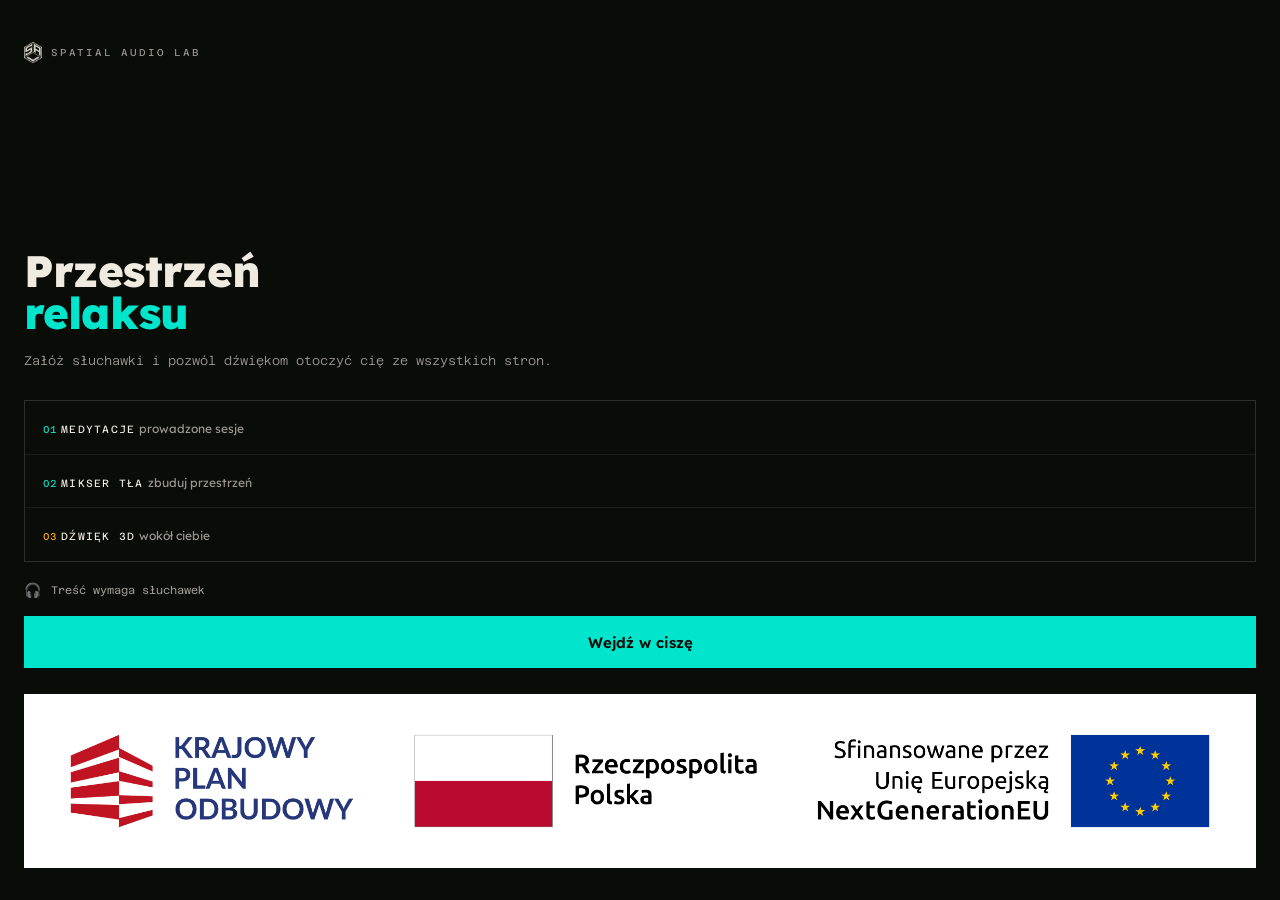
<file: index.html>
<!DOCTYPE html>
<html lang="pl">
<head>
  <meta charset="UTF-8">
  <meta name="viewport" content="width=device-width, initial-scale=1.0, viewport-fit=cover">
  <meta name="description" content="Przestrzeń Relaksu - Binauralne dźwięki 3D do medytacji i relaksacji">
  <meta name="theme-color" content="#0A0C08">
  <meta name="mobile-web-app-capable" content="yes">
  <meta name="apple-mobile-web-app-capable" content="yes">
  <meta name="apple-mobile-web-app-status-bar-style" content="black-translucent">
  <!-- Nazwa pod ikoną na ekranie głównym iOS (inaczej Safari bierze <title>, który jest za długi) -->
  <meta name="apple-mobile-web-app-title" content="Przestrzeń">
  <title>Przestrzeń Relaksu — Binaural Mixer</title>

  <!-- Instalowalność: manifest aplikacji.
       UWAGA na nazwę — manifest.json to plik BIBLIOTEKI medytacji, nie manifest PWA. -->
  <link rel="manifest" href="app.webmanifest">

  <!-- Ikony (pakiet marki wspólny z pozostałymi narzędziami Spatial Audio Lab) -->
  <link rel="icon" href="favicon.svg" type="image/svg+xml">
  <link rel="alternate icon" href="favicon.ico">
  <link rel="icon" type="image/png" sizes="32x32" href="assets/brand/favicon-32x32.png">
  <link rel="icon" type="image/png" sizes="16x16" href="assets/brand/favicon-16x16.png">
  <link rel="apple-touch-icon" href="assets/brand/apple-touch-icon.png">

  <!-- Fonts -->
  <link rel="preconnect" href="https://fonts.googleapis.com">
  <link rel="preconnect" href="https://fonts.gstatic.com" crossorigin>
  <link href="https://fonts.googleapis.com/css2?family=Lexend:wght@300;400;500;600;700;800&family=Azeret+Mono:wght@300;400;500;700&display=swap" rel="stylesheet">

  <!-- Styles -->
  <link rel="stylesheet" href="styles.css">
</head>
<body>

  <!-- Audio Context Activation Prompt (ekran powitalny) -->
  <div class="audio-prompt" id="audioPrompt">
    <div class="audio-prompt-content">
      <div class="sal-wordmark">
        <img src="assets/logo-cutout.png" alt="" width="18" height="18">
        <span>Spatial Audio Lab</span>
      </div>

      <h1 class="audio-prompt-title">Przestrzeń<br><span class="accent">relaksu</span></h1>
      <p class="audio-prompt-text">
        Załóż słuchawki i pozwól dźwiękom otoczyć cię ze wszystkich stron.
      </p>

      <!-- Mikro-onboarding: co można robić -->
      <div class="audio-features">
        <div class="audio-feature">
          <span class="audio-feature-title">Medytacje</span>
          <span class="audio-feature-desc">prowadzone sesje</span>
        </div>
        <div class="audio-feature">
          <span class="audio-feature-title">Mikser tła</span>
          <span class="audio-feature-desc">zbuduj przestrzeń</span>
        </div>
        <div class="audio-feature">
          <span class="audio-feature-title">Dźwięk 3D</span>
          <span class="audio-feature-desc">wokół ciebie</span>
        </div>
      </div>

      <div class="headphone-warning">
        <span aria-hidden="true">🎧</span><span>Treść wymaga słuchawek</span>
      </div>

      <button class="btn-start" id="btnStart">Wejdź w ciszę</button>

      <!-- Oznakowanie KPO / UE (wymagane) -->
      <footer class="kpo-banner">
        <img src="assets/kpo-belka.jpg" alt="Logotyp Krajowy Plan Odbudowy, flaga Rzeczpospolitej Polskiej, napis „Sfinansowane przez Unię Europejską NextGenerationEU” oraz flaga Unii Europejskiej">
      </footer>
    </div>
  </div>

  <!-- App Shell -->
  <div class="app-shell">

    <!-- HEADER minimalny (manifest sekcja 08) -->
    <header class="header">
      <div class="header-left">
        <a class="btn-hub" href="/" aria-label="Powrót do Huba Spatial Audio Lab" title="Powrót do Huba">← <span class="btn-hub-label">Hub</span></a>
        <div class="logo">
          <h1 class="logo-text">Przestrzeń Relaksu</h1>
          <span class="audio-ctx-status" id="audioCtxStatus">
            <span class="audio-ctx-dot" aria-hidden="true"></span>
            <span><span class="audio-ctx-prefix">Audio context: </span><span class="audio-ctx-label">Idle</span></span>
          </span>
        </div>
      </div>
      <div class="header-controls">
        <div class="global-controls">
          <button class="btn-global" id="btnStopAll" aria-label="Zatrzymaj wszystko" title="Zatrzymaj wszystko">■</button>
          <button class="btn-global play-all" id="btnPlayPauseAll" aria-label="Play wszystko" title="Pauza/Play wszystko">▶</button>
          <button class="timer-mini" id="timerBtn" aria-label="Timer usypiania — wyłącza dźwięk po czasie" title="Timer usypiania">
            <span class="timer-mini-text" id="timerBtnText">Timer</span>
          </button>
        </div>
      </div>
    </header>

    <!-- Pasek głośności głównej -->
    <div class="master-volume-bar">
      <input type="range" id="masterVolume" min="0" max="100" value="80" aria-label="Głośność główna">
      <span class="master-volume-bar-value" id="masterVolumeValue">80%</span>
    </div>

    <!-- ==================== STREFA: MEDYTACJE ==================== -->
    <main class="main-content" id="medytacje-view" role="tabpanel" aria-labelledby="btnZoneMedytacje">

      <!-- Powitanie -->
      <div class="home-greeting">
        <div class="greeting-text" id="greetingText">Witaj</div>
        <div class="greeting-sub">Znajdź chwilę<br>dla siebie</div>
      </div>

      <!-- Kontynuuj (ostatnio odtwarzane) — widoczne tylko na poziomie tematów -->
      <section class="home-section continue-section hidden-layer" id="continueSection">
        <div class="section-header">
          <div>
            <h2 class="section-title">Kontynuuj</h2>
          </div>
        </div>
        <div class="continue-row" id="continueRow"></div>
      </section>

      <!-- Nagłówek nawigacji biblioteki (wstecz + breadcrumb) — ukryty na poziomie tematów -->
      <div class="library-nav hidden-layer" id="libraryNav">
        <button class="btn-back btn-back-sm" id="btnLibraryBack" aria-label="Wróć">←</button>
        <div class="library-breadcrumb" id="libraryBreadcrumb"></div>
      </div>

      <section class="home-section library-section">
        <div class="section-header" id="librarySectionHeader">
          <div>
            <h2 class="section-title" id="librarySectionTitle">Medytacje</h2>
            <div class="section-subtitle" id="librarySectionSubtitle">Wybierz temat</div>
          </div>
          <span class="section-count" id="librarySectionCount"></span>
        </div>

        <!-- Poziom 1: tematy (grupy) -->
        <div class="tile-grid" id="libraryGroups"></div>
        <!-- Poziom 2: podtematy (podgrupy) -->
        <div class="tile-grid hidden-layer" id="librarySubgroups"></div>
        <!-- Poziom 3: pliki (medytacje) -->
        <div class="item-list hidden-layer" id="libraryFiles"></div>

        <!-- Pusty stan -->
        <p class="hint-text hidden-layer" id="libraryEmpty">Brak medytacji w bibliotece. Dodaj pliki i wpisy w manifest.json.</p>
      </section>

      <!-- STOPKA: oznakowanie KPO / UE (manifest sekcja 13) -->
      <footer class="app-footer">
        <button type="button" class="btn-about" id="btnAbout" aria-haspopup="dialog" aria-controls="aboutModal">O projekcie</button>
        <p class="app-footer-note">
          Sfinansowano ze środków Krajowego Planu Odbudowy i Zwiększania Odporności.<br>
          Umowa nr <span class="app-footer-code">143/KPO.STYPENDIA/NIMIT/2025</span>
        </p>
      </footer>
    </main>

    <!-- ==================== STREFA: MIKSER TŁA ==================== -->
    <main class="main-content hidden-layer" id="mixer-view" role="tabpanel" aria-labelledby="btnZoneMixer">

      <div class="section-header">
        <div>
          <h2 class="section-title">Mikser tła</h2>
          <div class="section-subtitle">Zbuduj własną przestrzeń dźwiękową</div>
        </div>
      </div>

      <div class="mixer-tabs" id="mixerTabs">
        <button class="mixer-tab active" data-mixer-tab="ambient">Przestrzenie</button>
        <button class="mixer-tab" data-mixer-tab="objects">Dźwięki 3D</button>
      </div>

      <!-- Sekcja: Przestrzenie (ambient) -->
      <div class="mixer-tab-panel active" id="mixer-tab-ambient">
        <div class="item-list" id="spaceList"></div>
        <p class="hint-text">
          Dotknij, aby włączyć/wyłączyć przestrzeń · przeciągnij suwak, by zmienić głośność
        </p>
      </div>

      <!-- Sekcja: Dźwięki 3D (obiekty) -->
      <div class="mixer-tab-panel" id="mixer-tab-objects">
        <!-- Przycisk otwierający radar 3D na pełnym ekranie -->
        <button type="button" class="radar-open-btn" id="btnOpenRadar" aria-haspopup="dialog" aria-controls="radarOverlay">
          <span class="radar-open-text">
            <span class="radar-open-title">Radar przestrzenny 3D</span>
            <span class="radar-open-sub">Rozstaw dźwięki wokół siebie</span>
          </span>
          <span class="radar-open-chevron" aria-hidden="true">↗</span>
        </button>

        <!-- Lista dźwięków (skrol nie zmienia stanu) -->
        <div class="item-list sounds-list" id="soundsList"></div>

        <p class="hint-text">
          <b>WŁ/WYŁ</b> włącza i wyłącza dźwięk · dotknij <b>3D</b> aby dostroić pozycję · radar rozstawia wszystko na jednym ekranie
        </p>
      </div>
    </main>

    <!-- ==================== PEŁNOEKRANOWY ODTWARZACZ ==================== -->
    <main class="main-content hidden-layer" id="player-view" role="region" aria-label="Odtwarzacz medytacji">

      <div class="player-view-header">
        <button class="btn-back" id="btnBackToHome" aria-label="Wróć do biblioteki">←</button>
        <span class="player-view-header-title">Teraz odtwarzane</span>
        <button class="btn-mixer" id="btnOpenMixer" aria-label="Przejdź do miksera tła" title="Mikser tła">MIX</button>
      </div>

      <div class="player-cover cover-art" id="playerCover">
        <span class="player-cover-fallback" id="playerCoverFallback">◈</span>
        <div class="player-cover-overlay">
          <span class="player-cover-hrtf" id="playerHrtfBadge">STEREO</span>
          <span class="player-cover-pos" id="playerPosBadge">GŁOS: ŚRODEK</span>
        </div>
      </div>

      <div class="player-card">
        <h2 class="player-title" id="meditationTitle">Wybierz sesję</h2>
        <div class="player-desc" id="meditationDesc"></div>
        <div class="player-meta" id="meditationMeta"></div>

        <div class="progress-container">
          <span class="progress-time" id="currentTime">00:00</span>
          <div class="progress-bar" id="progressBar"
               role="slider" tabindex="0"
               aria-label="Postęp medytacji"
               aria-valuemin="0" aria-valuemax="100" aria-valuenow="0"
               aria-valuetext="00:00 z 00:00">
            <div class="progress-fill" id="progressFill"></div>
          </div>
          <span class="progress-time" id="totalTime">00:00</span>
        </div>

        <div class="player-controls">
          <button class="btn-control" id="btnStopMeditation" aria-label="Zatrzymaj i wróć na początek">■</button>
          <button class="btn-control btn-seek" id="btnSeekBack" aria-label="Cofnij o 15 sekund">−15</button>
          <button class="btn-play-main" id="btnPlayMeditation" aria-label="Odtwórz">▶</button>
          <button class="btn-control btn-seek" id="btnSeekForward" aria-label="Przewiń o 15 sekund do przodu">+15</button>
        </div>

        <div class="hrtf-controls">
          <div class="hrtf-toggle">
            <div class="toggle-switch active" id="hrtfToggle" role="switch" aria-checked="true" aria-label="Przestrzeń 3D" tabindex="0"></div>
            <span class="toggle-label">3D</span>
          </div>
          <div class="position-buttons" id="voicePosition" role="group" aria-label="Pozycja dźwięku">
            <button class="btn-position" data-pos="left" aria-label="Lewa strona">◀</button>
            <button class="btn-position selected" data-pos="center" aria-label="Środek">●</button>
            <button class="btn-position" data-pos="right" aria-label="Prawa strona">▶</button>
          </div>
        </div>

        <div class="volume-row">
          <input type="range" id="voiceVolume" min="0" max="100" value="100" aria-label="Głośność medytacji">
          <span class="volume-value" id="voiceVolumeValue">100%</span>
        </div>

        <div class="sync-toggle">
          <span>Synchronizuj przestrzeń z końcem medytacji</span>
          <div class="toggle-switch" id="syncToggle" role="switch" aria-checked="false" aria-label="Synchronizacja" tabindex="0"></div>
        </div>

        <div class="loading-indicator" id="voiceLoading" role="status" aria-live="polite">
          <div class="spinner"></div>
          <span>Przygotowuję przestrzeń...</span>
        </div>
      </div>
    </main>

    <!-- Pełnoekranowa nakładka radaru 3D (otwierana na żądanie) -->
    <div class="radar-overlay" id="radarOverlay" role="dialog" aria-modal="true" aria-label="Radar przestrzenny 3D" aria-hidden="true">
      <div class="radar-overlay-header">
        <span class="radar-overlay-title">Radar przestrzenny</span>
        <button type="button" class="btn-close-radar" id="btnCloseRadar" aria-label="Zamknij radar">✕</button>
      </div>
      <div class="radar-stage">
        <div class="canvas-card" id="radarCard">
          <div class="canvas-wrap">
            <canvas class="canvas-3d" id="spatialCanvas"></canvas>
          </div>
        </div>
      </div>
      <p class="radar-overlay-hint">Przeciągnij obiekt, aby ustawić kierunek i odległość · dostrój szczegóły przez <b>3D</b> w liście</p>
    </div>

    <!-- Bottom-sheet: ustawienia pozycji dźwięku 3D -->
    <div class="sound-sheet-backdrop" id="sound3dBackdrop"></div>
    <div class="controls-3d-panel sound-sheet" id="controls3dPanel">
      <div class="controls-3d-header">
        <span class="controls-3d-title" id="controls3dTitle">Pozycja 3D</span>
        <button class="btn-close-3d" id="btnClose3d" aria-label="Zamknij">✕</button>
      </div>
      <div class="control-row">
        <span class="control-label">Głośność</span>
        <input type="range" class="amber" id="baseVolume3d" min="0" max="200" value="100">
        <span class="control-value" id="baseVolumeValue">100%</span>
      </div>
      <div class="control-row">
        <span class="control-label">Odległość</span>
        <input type="range" class="amber" id="distance3d" min="1" max="100" value="20">
        <span class="control-value" id="distanceValue">20m</span>
      </div>
      <div class="control-row">
        <span class="control-label">Azymut (L↔R)</span>
        <input type="range" class="amber" id="azimuth3d" min="0" max="360" value="0">
        <span class="control-value" id="azimuthValue">0°</span>
      </div>
      <div class="control-row">
        <span class="control-label">Elevacja (↕)</span>
        <input type="range" class="amber" id="elevation3d" min="-90" max="90" value="0">
        <span class="control-value" id="elevationValue">0°</span>
      </div>
    </div>

    <!-- MINI PLAYER (trwały, nad dolną nawigacją) -->
    <div class="mini-player hidden-layer" id="miniPlayer">
      <div class="mini-player-progress"><div class="mini-player-progress-fill" id="miniProgressFill"></div></div>
      <div class="mini-player-body">
        <div class="mini-player-cover cover-art" id="miniPlayerCover">◈</div>
        <div class="mini-player-info">
          <div class="mini-player-title" id="miniPlayerTitle">—</div>
        </div>
        <button class="btn-mini-control" id="btnMiniStop" aria-label="Stop">■</button>
        <button class="btn-mini-play" id="btnMiniPlayPause" aria-label="Play/Pauza">▶</button>
      </div>
    </div>

    <!-- DOLNA NAWIGACJA — dwie strefy -->
    <nav class="bottom-nav" id="bottomNav" role="tablist" aria-label="Strefy aplikacji">
      <button class="nav-tab active" data-zone="medytacje" id="btnZoneMedytacje" role="tab" aria-selected="true" aria-controls="medytacje-view">
        <span class="nav-tab-label">Medytacje</span>
      </button>
      <button class="nav-tab" data-zone="mixer" id="btnZoneMixer" role="tab" aria-selected="false" aria-controls="mixer-view">
        <span class="nav-tab-label">Mikser</span>
        <span class="nav-tab-dot" id="mixerNavDot" aria-hidden="true"></span>
      </button>
    </nav>

    <!-- Timer Panel (overlay) -->
    <div class="timer-panel" id="timerPanel">
      <div class="timer-panel-header">
        <span class="timer-panel-title">Timer przestrzeni</span>
        <button class="btn-close-timer" id="btnCloseTimer" aria-label="Zamknij">✕</button>
      </div>
      <div class="timer-display" id="timerDisplay">--:--</div>
      <div class="timer-presets" id="timerPresets">
        <button class="btn-timer-preset" data-minutes="5">5 min</button>
        <button class="btn-timer-preset" data-minutes="10">10 min</button>
        <button class="btn-timer-preset" data-minutes="15">15 min</button>
        <button class="btn-timer-preset" data-minutes="20">20 min</button>
        <button class="btn-timer-preset" data-minutes="30">30 min</button>
        <button class="btn-timer-preset" data-minutes="60">60 min</button>
      </div>
      <div class="timer-controls">
        <button class="btn-timer-action" id="btnTimerStart">Uruchom timer</button>
        <button class="btn-timer-action" id="btnTimerStop" style="display:none;">Zatrzymaj</button>
      </div>
    </div>

    <!-- Modal „O projekcie" (manifest sekcja 13: oznakowanie KPO/UE w każdej aplikacji) -->
    <div class="about-modal" id="aboutModal" role="dialog" aria-modal="true" aria-labelledby="aboutTitle" aria-hidden="true">
      <div class="about-modal-header">
        <h2 class="about-modal-title" id="aboutTitle">O projekcie</h2>
        <button type="button" class="btn-close-about" id="btnCloseAbout" aria-label="Zamknij">✕</button>
      </div>

      <div class="about-modal-body">
        <p class="about-lead">
          <b>Przestrzeń Relaksu</b> to binauralny mikser relaksacyjny: prowadzone medytacje
          głosowe łączone na żywo z krajobrazami dźwiękowymi i punktowymi źródłami audio
          rozstawionymi wokół słuchacza w trzech wymiarach.
        </p>

        <h3 class="about-subhead">Jak to działa</h3>
        <p class="about-text">
          Dźwięk jest przetwarzany w przeglądarce przez Web Audio API. Obiekty tła używają
          filtracji HRTF (przestrzenna lokalizacja źródła), a głos prowadzącego panoramowania
          equalpower — dzięki temu barwa mowy pozostaje niezmieniona. Efekt przestrzenny
          słychać wyłącznie na słuchawkach.
        </p>

        <h3 class="about-subhead">Realizacja</h3>
        <dl class="about-meta">
          <div class="about-meta-row">
            <dt>Autor</dt>
            <dd>Oskar Hamerski · Spatial Audio Lab</dd>
          </div>
          <div class="about-meta-row">
            <dt>Program</dt>
            <dd>Krajowy Plan Odbudowy — stypendia NIMIT</dd>
          </div>
          <div class="about-meta-row">
            <dt>Umowa</dt>
            <dd>143/KPO.STYPENDIA/NIMIT/2025</dd>
          </div>
          <div class="about-meta-row">
            <dt>Technologia</dt>
            <dd>Web Audio API · HRTF · WebM/Opus</dd>
          </div>
        </dl>

        <p class="about-text">
          Zadanie finansowane ze środków Krajowego Planu Odbudowy i Zwiększania Odporności
          w ramach inwestycji A2.5.1.
        </p>

        <!-- Moduł logotypów — zawsze na białym tle (manifest sekcja 13) -->
        <div class="kpo-banner">
          <img src="assets/kpo-belka.jpg" alt="Logotyp Krajowy Plan Odbudowy, flaga Rzeczpospolitej Polskiej, napis „Sfinansowane przez Unię Europejską NextGenerationEU” oraz flaga Unii Europejskiej">
        </div>
      </div>
    </div>

  </div>

  <!-- Status Message Toast -->
  <div class="status-message" id="statusMessage" role="status" aria-live="polite"></div>

  <!-- JavaScript -->
  <script src="script.js"></script>
</body>
</html>
</file>
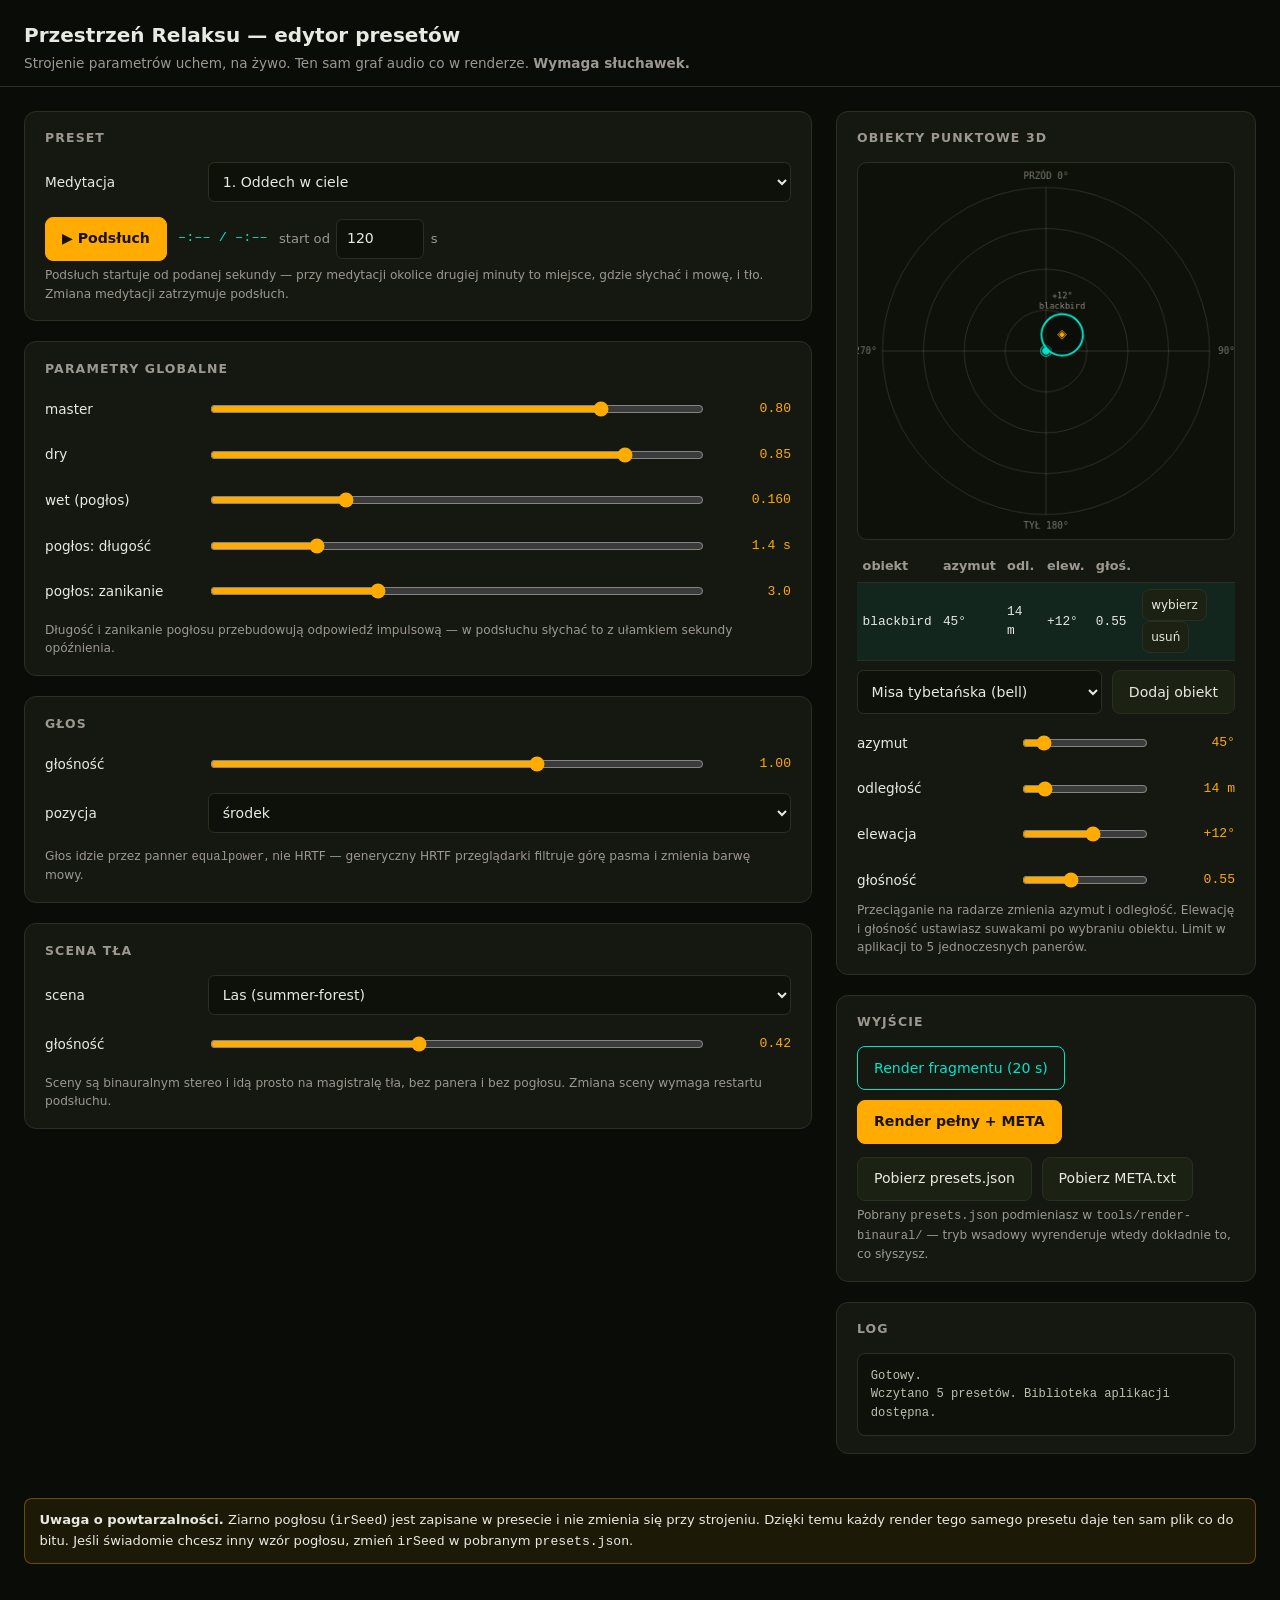
<file: tools/render-binaural/editor.html>
<!DOCTYPE html>
<html lang="pl">
<head>
<meta charset="utf-8">
<meta name="viewport" content="width=device-width, initial-scale=1">
<title>Przestrzeń Relaksu — edytor presetów</title>
<style>
  :root {
    color-scheme: dark;
    --bg:#0A0C08; --panel:#141810; --line:#2A3020; --ink:#E8EAE2; --dim:#9C9890;
    --cyan:#00E5CC; --amber:#FFAB00;
  }
  * { box-sizing:border-box; }
  body { margin:0; background:var(--bg); color:var(--ink); font-size:15px;
         font-family:'Lexend',system-ui,-apple-system,'Segoe UI',sans-serif; line-height:1.5; }
  header { padding:1.25rem 1.5rem .75rem; border-bottom:1px solid var(--line); }
  h1 { font-size:1.25rem; margin:0 0 .2rem; }
  .sub { color:var(--dim); font-size:.85rem; margin:0; }
  .mono { font-family:'Azeret Mono',ui-monospace,'SF Mono',Consolas,monospace; }

  .wrap { display:grid; grid-template-columns:minmax(360px,1fr) minmax(320px,420px); gap:1.5rem;
          padding:1.5rem; align-items:start; }
  @media (max-width:900px) { .wrap { grid-template-columns:1fr; } }

  .panel { background:var(--panel); border:1px solid var(--line); border-radius:.75rem;
           padding:1.1rem 1.25rem; margin-bottom:1.25rem; }
  .panel h2 { font-size:.78rem; letter-spacing:.09em; text-transform:uppercase;
              color:var(--dim); margin:0 0 .9rem; font-weight:600; }

  label { display:block; font-size:.82rem; color:var(--dim); margin-bottom:.2rem; }
  select, input[type=text], input[type=number] {
    width:100%; background:#0E1109; color:var(--ink); border:1px solid var(--line);
    border-radius:.4rem; padding:.5rem .6rem; font:inherit; font-size:.88rem; min-height:40px;
  }
  .row { display:flex; align-items:center; gap:.7rem; margin-bottom:.85rem; }
  .row:last-child { margin-bottom:0; }
  .row .name { flex:0 0 9.5rem; font-size:.85rem; }
  .row input[type=range] { flex:1; min-width:0; accent-color:var(--amber); height:28px; }
  .row .val { flex:0 0 4.6rem; text-align:right; font-size:.82rem; color:var(--amber);
              font-family:'Azeret Mono',monospace; }
  .hint { font-size:.76rem; color:var(--dim); margin:.35rem 0 0; }

  button { font:inherit; font-size:.88rem; padding:.6rem 1rem; border-radius:.5rem;
           border:1px solid var(--line); background:#1B2113; color:var(--ink);
           cursor:pointer; min-height:44px; }
  button.primary { background:var(--amber); border-color:var(--amber); color:#1A1200; font-weight:600; }
  button.cyan { background:transparent; border-color:var(--cyan); color:var(--cyan); }
  button:disabled { opacity:.45; cursor:not-allowed; }
  button:focus-visible { outline:2px solid var(--cyan); outline-offset:2px; }
  .btns { display:flex; flex-wrap:wrap; gap:.6rem; }

  canvas { width:100%; max-width:400px; aspect-ratio:1; display:block; margin:0 auto .6rem;
           background:#0E1109; border:1px solid var(--line); border-radius:.6rem;
           touch-action:none; cursor:grab; }
  canvas.drag { cursor:grabbing; }

  table.objs { width:100%; border-collapse:collapse; margin-bottom:.6rem; }
  table.objs th, table.objs td { padding:.4rem .35rem; border-bottom:1px solid var(--line);
                                 font-size:.8rem; text-align:left; }
  table.objs th { color:var(--dim); font-weight:600; }
  table.objs tr.sel td { background:rgba(0,229,204,.07); }
  table.objs td button { padding:.25rem .5rem; min-height:32px; font-size:.75rem; }

  #log { background:#0E1109; border:1px solid var(--line); border-radius:.5rem; padding:.8rem;
         font-family:'Azeret Mono',monospace; font-size:.76rem; color:#B9C2B0;
         max-height:12rem; overflow:auto; white-space:pre-wrap; }
  .ok { color:#7EE2A8; } .err { color:#FF8F8F; }
  .transport { display:flex; align-items:center; gap:.7rem; flex-wrap:wrap; }
  .time { font-family:'Azeret Mono',monospace; font-size:.85rem; color:var(--cyan); min-width:5.5rem; }
  .warn { background:rgba(255,171,0,.08); border:1px solid rgba(255,171,0,.35);
          border-radius:.5rem; padding:.7rem .9rem; font-size:.82rem; margin-bottom:1.25rem; }
</style>
</head>
<body>
<header>
  <h1>Przestrzeń Relaksu — edytor presetów</h1>
  <p class="sub">Strojenie parametrów uchem, na żywo. Ten sam graf audio co w renderze.
     <strong>Wymaga słuchawek.</strong></p>
</header>

<div class="wrap">
  <div>
    <div class="panel">
      <h2>Preset</h2>
      <div class="row" style="margin-bottom:.9rem">
        <span class="name">Medytacja</span>
        <select id="presetSel" style="flex:1"></select>
      </div>
      <div class="transport">
        <button id="playBtn" class="primary">▶ Podsłuch</button>
        <span class="time" id="timeLbl">–:–– / –:––</span>
        <label style="margin:0; display:flex; align-items:center; gap:.4rem;">
          <span>start od</span>
          <input type="number" id="startAt" value="120" min="0" step="10"
                 style="width:5.5rem" aria-label="Start podsłuchu w sekundach">
          <span>s</span>
        </label>
      </div>
      <p class="hint">Podsłuch startuje od podanej sekundy — przy medytacji okolice drugiej minuty
        to miejsce, gdzie słychać i mowę, i tło. Zmiana medytacji zatrzymuje podsłuch.</p>
    </div>

    <div class="panel">
      <h2>Parametry globalne</h2>
      <div class="row"><span class="name">master</span>
        <input type="range" id="master" min="0" max="1" step="0.01"><span class="val" id="masterV"></span></div>
      <div class="row"><span class="name">dry</span>
        <input type="range" id="dry" min="0" max="1" step="0.01"><span class="val" id="dryV"></span></div>
      <div class="row"><span class="name">wet (pogłos)</span>
        <input type="range" id="wet" min="0" max="0.6" step="0.005"><span class="val" id="wetV"></span></div>
      <div class="row"><span class="name">pogłos: długość</span>
        <input type="range" id="revDur" min="0.2" max="6" step="0.1"><span class="val" id="revDurV"></span></div>
      <div class="row"><span class="name">pogłos: zanikanie</span>
        <input type="range" id="revDec" min="0.5" max="8" step="0.1"><span class="val" id="revDecV"></span></div>
      <p class="hint">Długość i zanikanie pogłosu przebudowują odpowiedź impulsową —
        w podsłuchu słychać to z ułamkiem sekundy opóźnienia.</p>
    </div>

    <div class="panel">
      <h2>Głos</h2>
      <div class="row"><span class="name">głośność</span>
        <input type="range" id="voiceVol" min="0" max="1.5" step="0.01"><span class="val" id="voiceVolV"></span></div>
      <div class="row"><span class="name">pozycja</span>
        <select id="voicePos" style="flex:1">
          <option value="left">lewo</option>
          <option value="center">środek</option>
          <option value="right">prawo</option>
        </select></div>
      <p class="hint">Głos idzie przez panner <span class="mono">equalpower</span>, nie HRTF —
        generyczny HRTF przeglądarki filtruje górę pasma i zmienia barwę mowy.</p>
    </div>

    <div class="panel">
      <h2>Scena tła</h2>
      <div class="row"><span class="name">scena</span>
        <select id="sceneSel" style="flex:1"></select></div>
      <div class="row"><span class="name">głośność</span>
        <input type="range" id="sceneVol" min="0" max="1" step="0.01"><span class="val" id="sceneVolV"></span></div>
      <p class="hint">Sceny są binauralnym stereo i idą prosto na magistralę tła, bez panera
        i bez pogłosu. Zmiana sceny wymaga restartu podsłuchu.</p>
    </div>
  </div>

  <div>
    <div class="panel">
      <h2>Obiekty punktowe 3D</h2>
      <canvas id="radar" width="400" height="400"
              aria-label="Radar przestrzenny — przeciągnij obiekt, aby zmienić azymut i odległość"></canvas>
      <table class="objs"><thead><tr>
        <th>obiekt</th><th>azymut</th><th>odl.</th><th>elew.</th><th>głoś.</th><th></th>
      </tr></thead><tbody id="objBody"></tbody></table>
      <div class="btns" style="margin-bottom:.8rem">
        <select id="addSel" style="flex:1; min-width:9rem"></select>
        <button id="addBtn">Dodaj obiekt</button>
      </div>
      <div id="objEdit"></div>
      <p class="hint">Przeciąganie na radarze zmienia azymut i odległość. Elewację i głośność
        ustawiasz suwakami po wybraniu obiektu. Limit w aplikacji to 5 jednoczesnych panerów.</p>
    </div>

    <div class="panel">
      <h2>Wyjście</h2>
      <div class="btns" style="margin-bottom:.8rem">
        <button id="fragBtn" class="cyan">Render fragmentu (20 s)</button>
        <button id="renderBtn" class="primary">Render pełny + META</button>
      </div>
      <div class="btns">
        <button id="exportBtn">Pobierz presets.json</button>
        <button id="metaBtn">Pobierz META.txt</button>
      </div>
      <p class="hint">Pobrany <span class="mono">presets.json</span> podmieniasz w
        <span class="mono">tools/render-binaural/</span> — tryb wsadowy wyrenderuje wtedy
        dokładnie to, co słyszysz.</p>
    </div>

    <div class="panel">
      <h2>Log</h2>
      <div id="log">Gotowy.</div>
    </div>
  </div>
</div>

<div class="wrap" style="padding-top:0">
  <div class="warn" style="grid-column:1/-1">
    <strong>Uwaga o powtarzalności.</strong> Ziarno pogłosu
    (<span class="mono">irSeed</span>) jest zapisane w presecie i nie zmienia się przy strojeniu.
    Dzięki temu każdy render tego samego presetu daje ten sam plik co do bitu. Jeśli świadomie
    chcesz inny wzór pogłosu, zmień <span class="mono">irSeed</span> w pobranym
    <span class="mono">presets.json</span>.
  </div>
</div>

<script src="render-core.js"></script>
<script>
'use strict';

var BASE = '../..';          // katalog główny repozytorium względem tego pliku
var DATA = null;             // { engine, voicePositions, presets }
var LIB  = null;             // manifest.json aplikacji — sceny i obiekty do wyboru
var cur  = null;             // aktualny preset (referencja do obiektu w DATA)
var preview = null;
var selectedObj = null;

var logEl = document.getElementById('log');
function log(msg, cls) {
  var d = document.createElement('div');
  if (cls) d.className = cls;
  d.textContent = msg;
  logEl.appendChild(d);
  logEl.scrollTop = logEl.scrollHeight;
}
function fmtTime(s) {
  if (!isFinite(s)) return '–:––';
  var m = Math.floor(s / 60), r = Math.floor(s % 60);
  return m + ':' + (r < 10 ? '0' : '') + r;
}
function download(name, data, mime) {
  var blob = new Blob([data], { type: mime || 'application/octet-stream' });
  var a = document.createElement('a');
  a.href = URL.createObjectURL(blob);
  a.download = name;
  a.click();
  setTimeout(function () { URL.revokeObjectURL(a.href); }, 15000);
}

/* ---------- wczytanie danych ---------- */
Promise.all([
  fetch('presets.json').then(function (r) { return r.json(); }),
  fetch(BASE + '/manifest.json').then(function (r) { return r.json(); }).catch(function () { return null; })
]).then(function (res) {
  DATA = res[0];
  LIB = res[1];
  var sel = document.getElementById('presetSel');
  DATA.presets.forEach(function (p, i) {
    var o = document.createElement('option');
    o.value = String(i);
    o.textContent = p.index + '. ' + p.title;
    sel.appendChild(o);
  });
  fillSceneOptions();
  fillAddOptions();
  loadPreset(0);
  log('Wczytano ' + DATA.presets.length + ' presetów.' + (LIB ? ' Biblioteka aplikacji dostępna.' : ' Bez manifest.json — listy wyboru ograniczone.'));
}).catch(function (e) { log('Nie wczytano danych: ' + e.message, 'err'); });

function fillSceneOptions() {
  var sel = document.getElementById('sceneSel');
  sel.innerHTML = '';
  var list = (LIB && LIB.ambient) ? LIB.ambient : [];
  if (!list.length && cur && cur.scene) list = [{ id: cur.scene.id, title: cur.scene.id, src: { webm: cur.scene.file } }];
  list.forEach(function (s) {
    var o = document.createElement('option');
    o.value = s.id;
    o.textContent = (s.title || s.id) + '  (' + s.id + ')';
    sel.appendChild(o);
  });
}
function fillAddOptions() {
  var sel = document.getElementById('addSel');
  sel.innerHTML = '';
  var list = (LIB && LIB.objects) ? LIB.objects : [];
  list.forEach(function (o) {
    var op = document.createElement('option');
    op.value = o.id;
    op.textContent = (o.title || o.id) + '  (' + o.id + ')';
    sel.appendChild(op);
  });
}
function sceneFileFor(id) {
  var s = (LIB && LIB.ambient || []).find(function (x) { return x.id === id; });
  return s && s.src ? s.src.webm : 'assets/audio/scenes/' + id + '.webm';
}
function objectFileFor(id) {
  var o = (LIB && LIB.objects || []).find(function (x) { return x.id === id; });
  return o && o.src ? o.src.webm : 'assets/audio/objects/' + id + '.webm';
}

/* ---------- wiązanie suwaków ---------- */
function bindRange(id, get, set, fmt) {
  var el = document.getElementById(id);
  var out = document.getElementById(id + 'V');
  el.addEventListener('input', function () {
    var v = parseFloat(el.value);
    set(v);
    out.textContent = fmt ? fmt(v) : v.toFixed(2);
  });
  return {
    sync: function () {
      var v = get();
      el.value = v;
      out.textContent = fmt ? fmt(v) : Number(v).toFixed(2);
    }
  };
}

var bMaster = bindRange('master', function () { return DATA.engine.masterVolume; },
  function (v) { DATA.engine.masterVolume = v; if (preview) preview.setMaster(v); });
var bDry = bindRange('dry', function () { return DATA.engine.dryLevel; },
  function (v) { DATA.engine.dryLevel = v; if (preview) preview.setDry(v); });
var bWet = bindRange('wet', function () { return DATA.engine.wetLevel; },
  function (v) { DATA.engine.wetLevel = v; if (preview) preview.setWet(v); }, function (v) { return v.toFixed(3); });
var bRevDur = bindRange('revDur', function () { return DATA.engine.reverbDuration; },
  function (v) { DATA.engine.reverbDuration = v; rebuildReverb(); }, function (v) { return v.toFixed(1) + ' s'; });
var bRevDec = bindRange('revDec', function () { return DATA.engine.reverbDecay; },
  function (v) { DATA.engine.reverbDecay = v; rebuildReverb(); }, function (v) { return v.toFixed(1); });
var bVoiceVol = bindRange('voiceVol', function () { return cur.voice.volume; },
  function (v) { cur.voice.volume = v; if (preview) preview.setVoiceVolume(v); });
var bSceneVol = bindRange('sceneVol', function () { return cur.scene ? cur.scene.volume : 0; },
  function (v) { if (cur.scene) { cur.scene.volume = v; if (preview) preview.setSceneVolume(v); } });

var reverbTimer = null;
function rebuildReverb() {
  if (!preview) return;
  clearTimeout(reverbTimer);
  reverbTimer = setTimeout(function () {
    preview.rebuildReverb(DATA.engine.reverbDuration, DATA.engine.reverbDecay, cur.irSeed);
  }, 120);
}

document.getElementById('voicePos').addEventListener('change', function (e) {
  cur.voice.position = e.target.value;
  if (preview) preview.setVoicePos(e.target.value);
});
document.getElementById('sceneSel').addEventListener('change', function (e) {
  if (!cur.scene) cur.scene = { id: e.target.value, file: '', volume: 0.4 };
  cur.scene.id = e.target.value;
  cur.scene.file = sceneFileFor(e.target.value);
  log('Scena → ' + e.target.value + '. Zrestartuj podsłuch, żeby ją usłyszeć.');
});

/* ---------- preset ---------- */
document.getElementById('presetSel').addEventListener('change', function (e) {
  loadPreset(parseInt(e.target.value, 10));
});

function loadPreset(i) {
  stopPreview();
  cur = DATA.presets[i];
  selectedObj = (cur.objects && cur.objects[0]) ? cur.objects[0].id : null;
  bMaster.sync(); bDry.sync(); bWet.sync(); bRevDur.sync(); bRevDec.sync();
  bVoiceVol.sync(); bSceneVol.sync();
  document.getElementById('voicePos').value = cur.voice.position;
  if (cur.scene) document.getElementById('sceneSel').value = cur.scene.id;
  renderObjTable();
  drawRadar();
}

/* ---------- obiekty ---------- */
function renderObjTable() {
  var tb = document.getElementById('objBody');
  tb.innerHTML = '';
  (cur.objects || []).forEach(function (o) {
    var tr = document.createElement('tr');
    if (o.id === selectedObj) tr.className = 'sel';
    tr.innerHTML =
      '<td class="mono">' + o.id + '</td>' +
      '<td class="mono">' + o.azimuth + '°</td>' +
      '<td class="mono">' + o.distance + ' m</td>' +
      '<td class="mono">' + (o.elevation >= 0 ? '+' : '') + o.elevation + '°</td>' +
      '<td class="mono">' + o.volume.toFixed(2) + '</td>' +
      '<td><button data-sel="' + o.id + '">wybierz</button> ' +
      '<button data-del="' + o.id + '">usuń</button></td>';
    tb.appendChild(tr);
  });
  renderObjEditor();
}

function renderObjEditor() {
  var box = document.getElementById('objEdit');
  var o = (cur.objects || []).find(function (x) { return x.id === selectedObj; });
  if (!o) { box.innerHTML = '<p class="hint">Nie wybrano obiektu.</p>'; return; }
  box.innerHTML =
    '<div class="row"><span class="name">azymut</span>' +
    '<input type="range" id="oAz" min="0" max="359" step="1" value="' + o.azimuth + '"><span class="val" id="oAzV">' + o.azimuth + '°</span></div>' +
    '<div class="row"><span class="name">odległość</span>' +
    '<input type="range" id="oDist" min="1" max="100" step="1" value="' + o.distance + '"><span class="val" id="oDistV">' + o.distance + ' m</span></div>' +
    '<div class="row"><span class="name">elewacja</span>' +
    '<input type="range" id="oEl" min="-90" max="90" step="1" value="' + o.elevation + '"><span class="val" id="oElV">' + (o.elevation >= 0 ? '+' : '') + o.elevation + '°</span></div>' +
    '<div class="row"><span class="name">głośność</span>' +
    '<input type="range" id="oVol" min="0" max="1.5" step="0.01" value="' + o.volume + '"><span class="val" id="oVolV">' + o.volume.toFixed(2) + '</span></div>';

  function apply() {
    if (preview) {
      preview.setObjectPosition(o.id, o.azimuth, o.elevation, o.distance);
      preview.setObjectVolume(o.id, o.volume);
    }
    drawRadar();
    syncTableRow(o);
  }
  document.getElementById('oAz').addEventListener('input', function (e) {
    o.azimuth = parseInt(e.target.value, 10);
    document.getElementById('oAzV').textContent = o.azimuth + '°'; apply();
  });
  document.getElementById('oDist').addEventListener('input', function (e) {
    o.distance = parseInt(e.target.value, 10);
    document.getElementById('oDistV').textContent = o.distance + ' m'; apply();
  });
  document.getElementById('oEl').addEventListener('input', function (e) {
    o.elevation = parseInt(e.target.value, 10);
    document.getElementById('oElV').textContent = (o.elevation >= 0 ? '+' : '') + o.elevation + '°'; apply();
  });
  document.getElementById('oVol').addEventListener('input', function (e) {
    o.volume = parseFloat(e.target.value);
    document.getElementById('oVolV').textContent = o.volume.toFixed(2); apply();
  });
}

function syncTableRow(o) {
  var rows = document.querySelectorAll('#objBody tr');
  (cur.objects || []).forEach(function (x, i) {
    if (x !== o || !rows[i]) return;
    var td = rows[i].children;
    td[1].textContent = o.azimuth + '°';
    td[2].textContent = o.distance + ' m';
    td[3].textContent = (o.elevation >= 0 ? '+' : '') + o.elevation + '°';
    td[4].textContent = o.volume.toFixed(2);
  });
}

document.getElementById('objBody').addEventListener('click', function (e) {
  var s = e.target.dataset && e.target.dataset.sel;
  var d = e.target.dataset && e.target.dataset.del;
  if (s) { selectedObj = s; renderObjTable(); drawRadar(); }
  if (d) {
    cur.objects = (cur.objects || []).filter(function (x) { return x.id !== d; });
    if (selectedObj === d) selectedObj = cur.objects[0] ? cur.objects[0].id : null;
    renderObjTable(); drawRadar();
    log('Usunięto obiekt ' + d + '. Zrestartuj podsłuch.');
  }
});

document.getElementById('addBtn').addEventListener('click', function () {
  var id = document.getElementById('addSel').value;
  if (!id) return;
  cur.objects = cur.objects || [];
  if (cur.objects.some(function (x) { return x.id === id; })) { log('Obiekt ' + id + ' już jest w preseticie.'); return; }
  if (cur.objects.length >= 5) { log('Limit 5 jednoczesnych panerów HRTF.', 'err'); return; }
  cur.objects.push({ id: id, file: objectFileFor(id), azimuth: 0, elevation: 0, distance: 15, volume: 0.5 });
  selectedObj = id;
  renderObjTable(); drawRadar();
  log('Dodano obiekt ' + id + '. Zrestartuj podsłuch.');
});

/* ---------- radar ---------- */
var canvas = document.getElementById('radar');
var g = canvas.getContext('2d');

function radarGeom() {
  var w = canvas.width, h = canvas.height;
  return { w: w, h: h, cx: w / 2, cy: h / 2, maxR: Math.min(w, h) / 2.3 };
}

function drawRadar() {
  var m = radarGeom();
  g.clearRect(0, 0, m.w, m.h);

  g.strokeStyle = 'rgba(156,152,144,.25)';
  g.lineWidth = 1;
  [0.25, 0.5, 0.75, 1].forEach(function (f) {
    g.beginPath(); g.arc(m.cx, m.cy, m.maxR * f, 0, Math.PI * 2); g.stroke();
  });
  g.beginPath(); g.moveTo(m.cx, m.cy - m.maxR); g.lineTo(m.cx, m.cy + m.maxR);
  g.moveTo(m.cx - m.maxR, m.cy); g.lineTo(m.cx + m.maxR, m.cy); g.stroke();

  g.fillStyle = 'rgba(156,152,144,.75)';
  g.font = '10px "Azeret Mono",monospace';
  g.textAlign = 'center'; g.textBaseline = 'middle';
  g.fillText('PRZÓD 0°', m.cx, m.cy - m.maxR - 12);
  g.fillText('TYŁ 180°', m.cx, m.cy + m.maxR + 12);
  g.fillText('270°', m.cx - m.maxR - 18, m.cy);
  g.fillText('90°', m.cx + m.maxR + 18, m.cy);

  g.fillStyle = '#00E5CC';
  g.font = '16px sans-serif';
  g.fillText('◉', m.cx, m.cy);

  (cur && cur.objects || []).forEach(function (o) {
    var rad = (o.azimuth * Math.PI) / 180;
    var vr = (o.distance / 100) * m.maxR;
    var x = m.cx + vr * Math.sin(rad);
    var y = m.cy - vr * Math.cos(rad);
    var isSel = o.id === selectedObj;

    g.fillStyle = 'rgba(10,12,8,.55)';
    g.strokeStyle = isSel ? '#00E5CC' : '#FFAB00';
    g.lineWidth = isSel ? 2 : 1;
    g.beginPath(); g.arc(x, y, 22, 0, Math.PI * 2); g.fill(); g.stroke();

    g.fillStyle = '#FFAB00';
    g.font = '13px sans-serif';
    g.fillText('◈', x, y);

    g.fillStyle = 'rgba(156,152,144,.9)';
    g.font = '9px "Azeret Mono",monospace';
    g.fillText(o.id, x, y >= m.cy ? y + 30 : y - 30);
    if (o.elevation) {
      g.fillText((o.elevation > 0 ? '+' : '') + o.elevation + '°', x, y >= m.cy ? y + 41 : y - 41);
    }
  });
}

function canvasPoint(e) {
  var r = canvas.getBoundingClientRect();
  var p = e.touches ? e.touches[0] : e;
  return {
    x: (p.clientX - r.left) * (canvas.width / r.width),
    y: (p.clientY - r.top) * (canvas.height / r.height)
  };
}
function objectAt(x, y) {
  var m = radarGeom();
  var found = null;
  (cur && cur.objects || []).forEach(function (o) {
    var rad = (o.azimuth * Math.PI) / 180;
    var vr = (o.distance / 100) * m.maxR;
    var ox = m.cx + vr * Math.sin(rad);
    var oy = m.cy - vr * Math.cos(rad);
    if (Math.sqrt((x - ox) * (x - ox) + (y - oy) * (y - oy)) < 26) found = o;
  });
  return found;
}
var dragging = null;
function moveTo(o, x, y) {
  var m = radarGeom();
  var dx = x - m.cx, dy = m.cy - y;
  var az = Math.atan2(dx, dy) * (180 / Math.PI);
  if (az < 0) az += 360;
  var dist = Math.sqrt(dx * dx + dy * dy) / m.maxR * 100;
  o.azimuth = Math.round(az);
  o.distance = Math.max(1, Math.min(100, Math.round(dist)));
  if (preview) preview.setObjectPosition(o.id, o.azimuth, o.elevation, o.distance);
  drawRadar();
  syncTableRow(o);
  var az2 = document.getElementById('oAz'), d2 = document.getElementById('oDist');
  if (az2 && selectedObj === o.id) {
    az2.value = o.azimuth; document.getElementById('oAzV').textContent = o.azimuth + '°';
    d2.value = o.distance; document.getElementById('oDistV').textContent = o.distance + ' m';
  }
}
function onDown(e) {
  var p = canvasPoint(e);
  var o = objectAt(p.x, p.y);
  if (!o) return;
  e.preventDefault();
  dragging = o;
  selectedObj = o.id;
  canvas.classList.add('drag');
  renderObjTable(); drawRadar();
}
function onMove(e) { if (dragging) { e.preventDefault(); var p = canvasPoint(e); moveTo(dragging, p.x, p.y); } }
function onUp() { dragging = null; canvas.classList.remove('drag'); }
canvas.addEventListener('mousedown', onDown);
window.addEventListener('mousemove', onMove);
window.addEventListener('mouseup', onUp);
canvas.addEventListener('touchstart', onDown, { passive: false });
canvas.addEventListener('touchmove', onMove, { passive: false });
canvas.addEventListener('touchend', onUp);

/* ---------- podsłuch ---------- */
var playBtn = document.getElementById('playBtn');
var timeLbl = document.getElementById('timeLbl');

function stopPreview() {
  if (!preview) return;
  preview.destroy();
  preview = null;
  playBtn.textContent = '▶ Podsłuch';
}

playBtn.addEventListener('click', async function () {
  if (preview && preview.playing) { preview.pause(); playBtn.textContent = '▶ Podsłuch'; return; }
  try {
    if (!preview) {
      log('Uruchamianie podsłuchu…');
      preview = SALRender.createPreview(DATA.engine, DATA.voicePositions, cur, BASE);
      await preview.ready;
    }
    var from = parseFloat(document.getElementById('startAt').value) || 0;
    await preview.play(preview.currentTime > 0.5 ? undefined : from);
    playBtn.textContent = '❚❚ Pauza';
    log('Podsłuch gra. Suwaki działają na żywo.', 'ok');
  } catch (err) {
    log('Podsłuch: ' + err.message, 'err');
    stopPreview();
  }
});

setInterval(function () {
  if (!preview) { timeLbl.textContent = '–:–– / –:––'; return; }
  timeLbl.textContent = fmtTime(preview.currentTime) + ' / ' + fmtTime(preview.duration);
}, 400);

/* ---------- wyjście ---------- */
function stamp() {
  var d = new Date();
  var p = function (n) { return (n < 10 ? '0' : '') + n; };
  return p(d.getDate()) + '.' + p(d.getMonth() + 1) + '.' + d.getFullYear()
       + ' ' + p(d.getHours()) + ':' + p(d.getMinutes());
}

async function doRender(opts, suffix) {
  stopPreview();
  var t0 = performance.now();
  log('Render ' + cur.slug + (suffix || '') + '…');
  var buf = await SALRender.renderPreset(DATA.engine, DATA.voicePositions, cur, BASE,
    function (m) { log('   ' + m); }, opts);
  var wav = SALRender.bufferToWav24(buf);
  download(cur.slug + (suffix || '') + '.wav', wav, 'audio/wav');
  log('Gotowe: ' + (wav.byteLength / 1048576).toFixed(1) + ' MB w '
      + ((performance.now() - t0) / 1000).toFixed(1) + ' s', 'ok');
  return buf;
}

document.getElementById('fragBtn').addEventListener('click', async function (e) {
  e.target.disabled = true;
  try {
    var from = parseFloat(document.getElementById('startAt').value) || 0;
    await doRender({ maxSeconds: 20, offsetSeconds: from }, '_FRAGMENT');
  } catch (err) { log(err.message, 'err'); }
  e.target.disabled = false;
});

document.getElementById('renderBtn').addEventListener('click', async function (e) {
  e.target.disabled = true;
  try {
    var buf = await doRender(null, '');
    download(cur.slug + '_META.txt',
      SALRender.buildMetaText(DATA.engine, cur, { renderDate: stamp(), seconds: buf.duration }),
      'text/plain;charset=utf-8');
  } catch (err) { log(err.message, 'err'); }
  e.target.disabled = false;
});

document.getElementById('exportBtn').addEventListener('click', function () {
  download('presets.json', JSON.stringify(DATA, null, 2), 'application/json;charset=utf-8');
  log('Pobrano presets.json — podmień plik w tools/render-binaural/.', 'ok');
});
document.getElementById('metaBtn').addEventListener('click', function () {
  download(cur.slug + '_META.txt',
    SALRender.buildMetaText(DATA.engine, cur, { renderDate: stamp() }),
    'text/plain;charset=utf-8');
});
document.getElementById('clearLog');
</script>
</body>
</html>
</file>
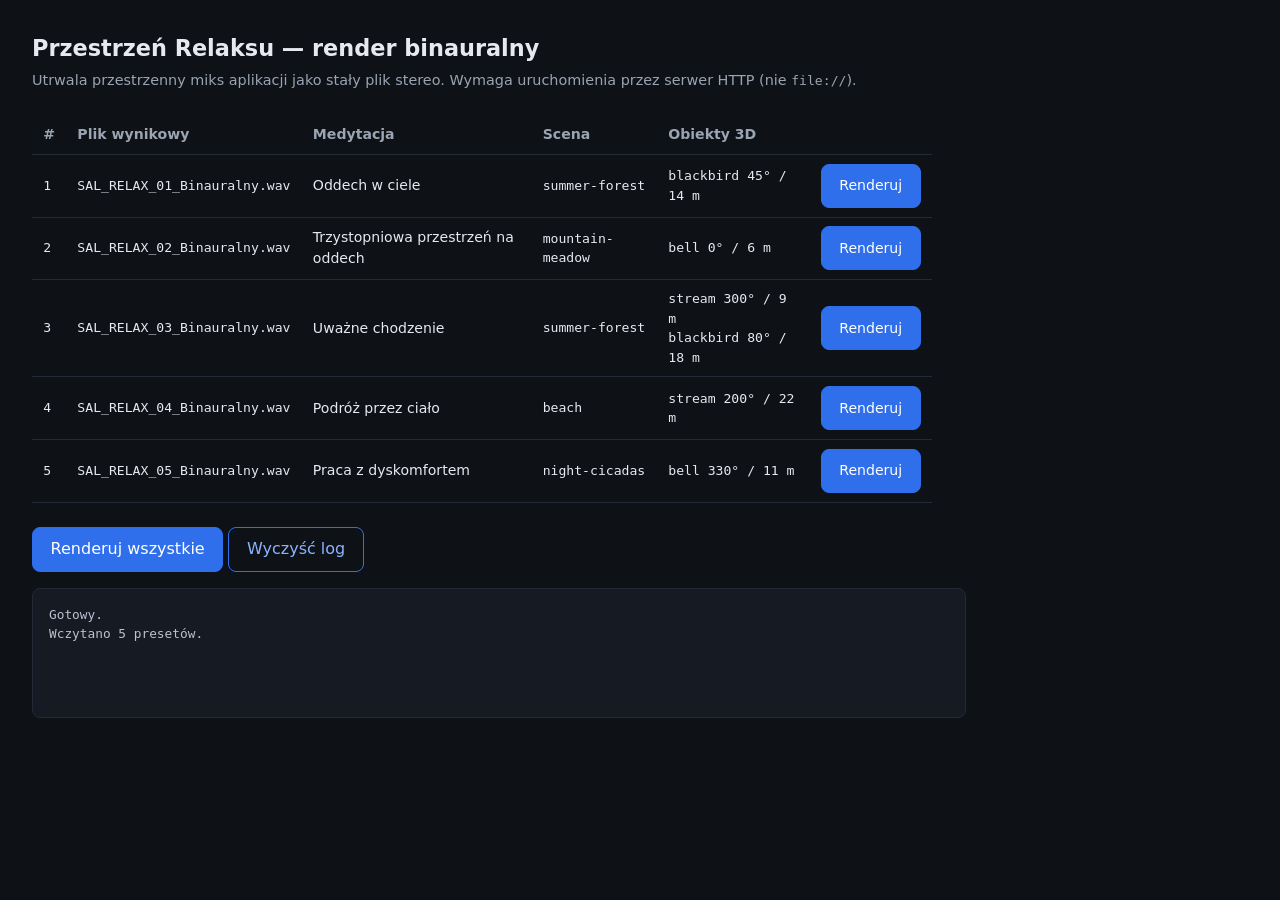
<file: tools/render-binaural/render.html>
<!DOCTYPE html>
<html lang="pl">
<head>
<meta charset="utf-8">
<title>Przestrzeń Relaksu — render binauralny</title>
<style>
  :root { color-scheme: dark; }
  body { margin:0; padding:2rem; background:#0e1116; color:#e6e9ef;
         font-family:'Lexend',system-ui,-apple-system,'Segoe UI',sans-serif; line-height:1.5; }
  h1 { font-size:1.4rem; margin:0 0 .25rem; }
  .sub { color:#9aa4b2; margin:0 0 1.5rem; font-size:.9rem; }
  table { border-collapse:collapse; width:100%; max-width:900px; margin-bottom:1.5rem; }
  th,td { text-align:left; padding:.55rem .7rem; border-bottom:1px solid #232936; font-size:.88rem; }
  th { color:#9aa4b2; font-weight:600; }
  code, .mono { font-family:'Azeret Mono',ui-monospace,'SF Mono',Consolas,monospace; font-size:.82rem; }
  button { font:inherit; padding:.6rem 1.1rem; border-radius:.5rem; border:1px solid #2f6feb;
           background:#2f6feb; color:#fff; cursor:pointer; min-height:44px; }
  button.ghost { background:transparent; color:#8ab4ff; }
  button:disabled { opacity:.5; cursor:not-allowed; }
  button:focus-visible { outline:2px solid #8ab4ff; outline-offset:2px; }
  #log { background:#151a23; border:1px solid #232936; border-radius:.5rem; padding:1rem;
         max-width:900px; min-height:6rem; white-space:pre-wrap; font-family:'Azeret Mono',monospace;
         font-size:.8rem; color:#b9c2d0; }
  .status { color:#7ee2a8; }
  .err { color:#ff8f8f; }
</style>
</head>
<body>
<h1>Przestrzeń Relaksu — render binauralny</h1>
<p class="sub">Utrwala przestrzenny miks aplikacji jako stały plik stereo. Wymaga uruchomienia
przez serwer HTTP (nie <code>file://</code>).</p>

<table id="tbl"><thead><tr>
  <th>#</th><th>Plik wynikowy</th><th>Medytacja</th><th>Scena</th><th>Obiekty 3D</th><th></th>
</tr></thead><tbody></tbody></table>

<p>
  <button id="all">Renderuj wszystkie</button>
  <button id="clear" class="ghost">Wyczyść log</button>
</p>

<div id="log">Gotowy.</div>

<script src="render-core.js"></script>
<script>
'use strict';
let DATA = null;
const logEl = document.getElementById('log');
function log(msg, cls) {
  const line = document.createElement('div');
  if (cls) line.className = cls;
  line.textContent = msg;
  logEl.appendChild(line);
  logEl.scrollTop = logEl.scrollHeight;
}

function download(name, arrayBuffer) {
  const blob = new Blob([arrayBuffer], { type: 'audio/wav' });
  const a = document.createElement('a');
  a.href = URL.createObjectURL(blob);
  a.download = name;
  a.click();
  setTimeout(() => URL.revokeObjectURL(a.href), 10000);
}

async function renderOne(preset) {
  const t0 = performance.now();
  log('▶ ' + preset.slug + ' — start');
  const buf = await SALRender.renderPreset(
    DATA.engine, DATA.voicePositions, preset, '..',
    (m) => log('   ' + m)
  );
  const wav = SALRender.bufferToWav24(buf);
  download(preset.slug + '.wav', wav);
  log('✔ ' + preset.slug + '.wav — ' + (wav.byteLength / 1048576).toFixed(1) + ' MB, '
      + ((performance.now() - t0) / 1000).toFixed(1) + ' s', 'status');
}

fetch('presets.json').then(r => r.json()).then(d => {
  DATA = d;
  const tb = document.querySelector('#tbl tbody');
  d.presets.forEach(p => {
    const tr = document.createElement('tr');
    const objs = (p.objects || []).map(o =>
      o.id + ' ' + o.azimuth + '° / ' + o.distance + ' m').join('<br>') || '—';
    tr.innerHTML = '<td class="mono">' + p.index + '</td>'
      + '<td class="mono">' + p.slug + '.wav</td>'
      + '<td>' + p.title + '</td>'
      + '<td class="mono">' + (p.scene ? p.scene.id : '—') + '</td>'
      + '<td class="mono">' + objs + '</td>'
      + '<td><button data-id="' + p.id + '">Renderuj</button></td>';
    tb.appendChild(tr);
  });
  tb.addEventListener('click', async (e) => {
    const id = e.target.dataset && e.target.dataset.id;
    if (!id) return;
    e.target.disabled = true;
    try { await renderOne(d.presets.find(x => x.id === id)); }
    catch (err) { log('✖ ' + err.message, 'err'); }
    e.target.disabled = false;
  });
  log('Wczytano ' + d.presets.length + ' presetów.');
}).catch(e => log('✖ Nie wczytano presets.json: ' + e.message, 'err'));

document.getElementById('all').addEventListener('click', async (e) => {
  e.target.disabled = true;
  for (const p of DATA.presets) {
    try { await renderOne(p); }
    catch (err) { log('✖ ' + p.slug + ': ' + err.message, 'err'); }
  }
  e.target.disabled = false;
});
document.getElementById('clear').addEventListener('click', () => { logEl.textContent = ''; });
</script>
</body>
</html>
</file>
<file: styles.css>
/* ================================================================
   PRZESTRZEŃ RELAKSU — SAL DESIGN MANIFEST v3.0
   ================================================================
   Reskin z estetyki Aurora Morphism na system SAL: czarne tło, siatka
   z 1px szczelinami, brak zaokrągleń, Lexend + Azeret Mono, cyan jako
   sygnał playbacku, amber jako tryb 3D. Zasada: wydajność nad ozdobę —
   brak blur/backdrop-filter/box-shadow/gradientów w narzędziu (poza
   jednym wyjątkiem: overlay czytelności na okładce playera).
   ================================================================ */

/* ========================================
   CSS VARIABLES — tokeny z manifestu
   ======================================== */
:root {
  --black: #0A0C08;
  --bg2: #12150F;
  --cream: #F0EBE0;
  --dim: #9C9890;
  --border: rgba(240, 235, 224, 0.08);
  --border2: rgba(240, 235, 224, 0.14);
  --cyan: #00E5CC;
  --amber: #FFAB00;
  --crimson: #FF3355;

  --font-display: 'Lexend', sans-serif;
  --font-body: 'Lexend', sans-serif;
  --font-mono: 'Azeret Mono', monospace;

  --space-xs: 4px;
  --space-sm: 8px;
  --space-md: 16px;
  --space-lg: 24px;
  --space-xl: 32px;

  --bottomnav-height: 60px;
  --miniplayer-height: 58px;
  --safe-area-top: env(safe-area-inset-top, 0px);
  --safe-area-bottom: env(safe-area-inset-bottom, 0px);

  --transition-fast: 160ms ease-out;
  --transition-normal: 240ms cubic-bezier(0.23, 1, 0.32, 1);
}

/* ========================================
   RESET & BASE
   ======================================== */
*, *::before, *::after {
  box-sizing: border-box;
  margin: 0;
  padding: 0;
  border-radius: 0 !important; /* manifest: brak zaokrągleń wszędzie poza wyjątkami niżej */
}

html {
  font-size: 16px;
  -webkit-font-smoothing: antialiased;
  -moz-osx-font-smoothing: grayscale;
}

html, body {
  height: 100%;
  overflow: hidden;
}

body {
  font-family: var(--font-body);
  background: var(--black);
  color: var(--cream);
}

/* Wyjątki od "brak zaokrągleń": punkty źródeł na radarze (okręgi),
   wskaźniki-kropki, przycisk play w mini-playerze/karcie kontynuuj (per manifest sekcja 3 — Zakaz `rounded-*`,
   ale prototyp jednoznacznie rysuje przyciski play jako kwadraty — więc zerujemy również te elementy). */

/* ========================================
   APP SHELL
   ======================================== */
.app-shell {
  display: flex;
  flex-direction: column;
  height: 100vh;
  height: 100dvh;
  max-width: 480px;
  margin: 0 auto;
  position: relative;
}

@media (min-width: 768px) {
  .app-shell {
    max-width: 600px;
  }
}

/* ========================================
   NAGŁÓWEK — minimalny, wg sekcji 08 manifestu / README sekcja 2
   ======================================== */
.header {
  height: auto;
  padding: calc(var(--safe-area-top) + 12px) var(--space-md) 0;
  display: flex;
  align-items: center;
  justify-content: space-between;
  background: var(--bg2);
  border-bottom: 1px solid var(--border);
  flex-shrink: 0;
  z-index: 50;
  min-height: 46px;
}

.logo {
  display: flex;
  flex-direction: column;
  gap: 3px;
}

.logo-text {
  font-family: var(--font-mono);
  font-size: 10px;
  letter-spacing: 0.16em;
  text-transform: uppercase;
  color: var(--cream);
}

.logo-icon {
  display: none; /* zastąpione statusem Audio Context poniżej */
}

.audio-ctx-status {
  display: flex;
  align-items: center;
  gap: 6px;
  font-family: var(--font-mono);
  font-size: 9px;
  letter-spacing: 0.1em;
  text-transform: uppercase;
  color: var(--dim);
}

.audio-ctx-status.running {
  color: var(--cyan);
}

.audio-ctx-dot {
  width: 6px;
  height: 6px;
  background: var(--dim);
  flex-shrink: 0;
}

.audio-ctx-status.running .audio-ctx-dot {
  background: var(--cyan);
}

.header-controls {
  display: flex;
  align-items: stretch;
}

.global-controls {
  display: flex;
  align-items: stretch;
  gap: 1px;
  background: var(--border2);
  border: 1px solid var(--border2);
}

.btn-global {
  width: 44px;
  height: 44px;
  border: none;
  background: var(--black);
  color: var(--dim);
  font-size: 11px;
  cursor: pointer;
  transition: color var(--transition-fast);
  display: flex;
  align-items: center;
  justify-content: center;
  -webkit-tap-highlight-color: transparent;
}

.btn-global:active {
  color: var(--crimson);
}

.btn-global.play-all {
  background: var(--dim); /* nadpisywane inline gdy gra — patrz JS */
  color: var(--black);
  font-size: 12px;
}

.btn-global.play-all.playing {
  background: var(--cyan);
}

.btn-global.play-all:not(.playing) {
  background: var(--black);
  color: var(--dim);
}

/* Timer w bloku nagłówka — trzeci przycisk grupy */
.timer-mini {
  display: inline-flex;
  align-items: center;
  justify-content: center;
  gap: 0;
  min-width: 64px;
  height: 44px;
  padding: 0 10px;
  font-family: var(--font-mono);
  font-size: 10.5px;
  letter-spacing: 0.06em;
  color: var(--dim);
  background: var(--black);
  border: none;
  cursor: pointer;
  -webkit-tap-highlight-color: transparent;
}

.timer-mini-ico {
  display: none; /* zastąpione tekstem etykiety — brak ikon dekoracyjnych */
}

.timer-mini.active {
  color: var(--cyan);
}

/* Pasek Master — pełna szerokość pod nagłówkiem */
.master-volume-bar {
  display: flex;
  align-items: center;
  gap: 12px;
  flex-shrink: 0;
  padding: 6px var(--space-md) 10px;
  background: var(--bg2);
  border-bottom: 1px solid var(--border);
}

.master-volume-bar-ico {
  display: none;
}

.master-volume-bar::before {
  content: 'MASTER';
  font-family: var(--font-mono);
  font-size: 9px;
  letter-spacing: 0.14em;
  text-transform: uppercase;
  color: var(--dim);
  flex-shrink: 0;
}

.master-volume-bar input[type="range"] {
  flex: 1;
  min-width: 0;
}

.master-volume-bar-value {
  font-family: var(--font-mono);
  font-size: 11px;
  color: var(--cyan);
  min-width: 38px;
  text-align: right;
  flex-shrink: 0;
}

/* ========================================
   MAIN CONTENT
   ======================================== */
.main-content {
  flex: 1;
  overflow-y: auto;
  overflow-x: hidden;
  padding: 0 0 var(--space-md);
  padding-bottom: calc(var(--bottomnav-height) + var(--space-md) + var(--safe-area-bottom));
}

#medytacje-view.has-mini-player,
#mixer-view.has-mini-player {
  padding-bottom: calc(var(--bottomnav-height) + var(--miniplayer-height) + var(--space-md) + var(--safe-area-bottom));
}

.hidden-layer {
  display: none !important;
}

/* Mini-player chowa się w widoku odtwarzacza (ta sama sesja) — dolna nawigacja
   zostaje zawsze widoczna, zgodnie z prototypem (README/manifest). */
.app-shell.view-player .mini-player {
  display: none !important;
}

/* ========================================
   COVER ART — okładki (zdjęcie lub znak zastępczy ◈)
   ======================================== */
.cover-art {
  position: relative;
  overflow: hidden;
  isolation: isolate;
  background: var(--bg2);
  border: 1px solid var(--border2);
  display: flex;
  align-items: center;
  justify-content: center;
}

.cover-art img,
.cover-art.has-image {
  object-fit: cover;
  filter: saturate(0.75);
}

.cover-art .cover-icon {
  font-size: 14px;
  color: var(--dim);
  position: relative;
  z-index: 1;
}

/* ========================================
   RÓWNOWAŻNIK (EQ) — wskaźnik odtwarzania
   Zastępuje animowane paski subtelną pulsującą kropką (manifest: brak
   ciężkich animacji ciągłych w narzędziach o wysokim obciążeniu audio).
   ======================================== */
.equalizer,
.item-status {
  display: flex;
  align-items: center;
  justify-content: center;
  width: 14px;
  height: 12px;
  flex-shrink: 0;
}

.eq-bar {
  width: 6px;
  height: 6px;
  background: var(--dim);
  opacity: 0.35;
}

.eq-bar:nth-child(n+2) {
  display: none; /* jedna kropka wystarcza jako sygnał — bez trzech pasków */
}

.item-card.selected .eq-bar,
.item-card.active .eq-bar,
.item-card.enabled .eq-bar,
.file-card.playing .eq-bar,
.space-chip.active .eq-bar {
  opacity: 1;
  background: var(--cyan);
  animation: sal-pulse 2s ease-in-out infinite;
}

@keyframes sal-pulse {
  0%, 100% { opacity: 1; }
  50% { opacity: 0.35; }
}

@media (prefers-reduced-motion: reduce) {
  *, *::before, *::after {
    animation-duration: 0.01ms !important;
    animation-iteration-count: 1 !important;
    transition-duration: 0.01ms !important;
    scroll-behavior: auto !important;
  }
  .eq-bar { animation: none !important; }
  /* Spinner zostaje czytelny bez obrotu — sam fakt jego obecności niesie „ładuję". */
  .spinner { animation: none !important; opacity: 0.6; }
}

.playing-badge {
  position: absolute;
  top: 8px;
  right: 8px;
  z-index: 2;
  display: none;
  width: 6px;
  height: 6px;
  background: var(--cyan);
}

.file-card.playing .playing-badge {
  display: block;
  animation: sal-pulse 2s ease-in-out infinite;
}

/* ========================================
   NAGŁÓWKI SEKCJI
   ======================================== */
.section-header {
  display: flex;
  align-items: baseline;
  justify-content: space-between;
  gap: var(--space-sm);
  padding: 22px var(--space-md) 10px;
}

.section-icon {
  display: none;
}

.section-title {
  font-family: var(--font-mono);
  font-weight: 400;
  font-size: 10px;
  letter-spacing: 0.16em;
  text-transform: uppercase;
  color: var(--cyan);
}

.section-subtitle {
  font-size: 12.5px;
  color: var(--dim);
  margin-top: 6px;
}

.section-count {
  font-family: var(--font-mono);
  font-size: 10px;
  color: var(--dim);
  flex-shrink: 0;
}

/* ========================================
   ODTWARZACZ — nagłówek + okładka
   ======================================== */
.player-view-header {
  display: flex;
  align-items: center;
  justify-content: space-between;
  gap: 12px;
  padding: 10px var(--space-md);
  background: var(--bg2);
  border-bottom: 1px solid var(--border);
}

.player-view-header-title {
  flex: 1;
  text-align: center;
  font-family: var(--font-mono);
  font-size: 9.5px;
  letter-spacing: 0.16em;
  text-transform: uppercase;
  color: var(--dim);
}

.player-cover {
  position: relative;
  margin: 20px var(--space-md) 0;
  aspect-ratio: 1 / 1;
  background: var(--bg2);
  border: 1px solid var(--border2);
  overflow: hidden;
  background-size: cover;
  background-position: center;
  filter: saturate(0.7) contrast(1.05);
}

.player-cover-fallback {
  position: absolute;
  inset: 0;
  display: flex;
  align-items: center;
  justify-content: center;
  font-size: 22px;
  color: var(--dim);
  filter: none;
}

/* Jedyny dozwolony gradient w narzędziu (manifest): overlay czytelności na okładce playera */
.player-cover-overlay {
  position: absolute;
  left: 0;
  right: 0;
  bottom: 0;
  display: flex;
  align-items: center;
  justify-content: space-between;
  gap: 12px;
  padding: 14px var(--space-md);
  background: linear-gradient(to top, rgba(10, 12, 8, 0.92), rgba(10, 12, 8, 0));
}

.player-cover-hrtf,
.player-cover-pos {
  font-family: var(--font-mono);
  font-size: 9.5px;
  letter-spacing: 0.12em;
  text-transform: uppercase;
  color: var(--dim);
}

.player-cover-hrtf.active {
  color: var(--cyan);
}

/* ========================================
   ODTWARZACZ — karta (płaski panel; dawna klasa .glass-card po estetyce
   glassmorphism usunięta wraz z nią — nazwa opisywała nieistniejący styl)
   ======================================== */
.player-card {
  background: transparent;
  border: none;
  padding: 0;
  margin-bottom: 0;
  text-align: left;
}

.player-title {
  font-family: var(--font-display);
  font-weight: 700;
  font-size: 22px;
  line-height: 1.2;
  letter-spacing: -0.01em;
  color: var(--cream);
  padding: 22px var(--space-md) 0;
}

.player-desc {
  font-size: 12.5px;
  line-height: 1.6;
  color: var(--dim);
  padding: 8px var(--space-md) 0;
}

.player-desc:empty {
  display: none;
}

.player-meta {
  font-family: var(--font-mono);
  font-size: 10px;
  letter-spacing: 0.08em;
  text-transform: uppercase;
  color: var(--dim);
  padding: 10px var(--space-md) 0;
}

.player-meta:empty {
  display: none;
}

/* Transport: zwarty blok wyśrodkowany, nie pas na całą szerokość.
   Wcześniej przycisk odtwarzania rozciągał się na całą kartę i sam w sobie
   był największą płaszczyzną koloru w aplikacji — dominował treść, którą
   ma tylko uruchamiać. Teraz kwadrat 76 px z mniejszymi kontrolkami obok. */
.player-controls {
  display: flex;
  align-items: stretch;
  gap: 1px;
  background: var(--border2);
  border: 1px solid var(--border2);
  width: max-content;
  max-width: calc(100% - 2 * var(--space-md));
  margin: 22px auto 0;
  height: 76px;
}

.btn-control {
  width: 52px;
  border: none;
  background: var(--black);
  color: var(--dim);
  font-size: 12px;
  cursor: pointer;
  display: flex;
  align-items: center;
  justify-content: center;
  -webkit-tap-highlight-color: transparent;
}

/* Skok o 15 s — liczba zamiast piktogramu: czytelna bez legendy
   i mieści się w zamkniętym zestawie znaków manifestu. */
.btn-seek {
  font-family: var(--font-mono);
  font-weight: 500;
  font-size: 11px;
  letter-spacing: 0.04em;
}

.btn-play-main {
  width: 76px;
  border: none;
  background: var(--cyan);
  color: var(--black);
  font-family: var(--font-mono);
  font-size: 18px;
  letter-spacing: 0.1em;
  cursor: pointer;
  display: flex;
  align-items: center;
  justify-content: center;
  -webkit-tap-highlight-color: transparent;
}

/* Progress */
.progress-container {
  display: flex;
  align-items: center;
  gap: var(--space-sm);
  padding: 22px var(--space-md) 0;
}

.progress-time {
  font-family: var(--font-mono);
  font-size: 11px;
  color: var(--dim);
  width: 44px;
}

.progress-time:first-child {
  color: var(--cyan);
}

.progress-bar {
  position: relative;
  flex: 1;
  height: 22px;
  display: flex;
  align-items: center;
  cursor: pointer;
  touch-action: none;
}

.progress-bar::before {
  content: '';
  position: absolute;
  left: 0;
  right: 0;
  top: 50%;
  transform: translateY(-50%);
  height: 2px;
  background: var(--border2);
}

.progress-fill {
  position: relative;
  height: 2px;
  width: 0%;
  background: var(--cyan);
}

.progress-fill::after {
  content: '';
  position: absolute;
  top: 50%;
  right: 0;
  width: 2px;
  height: 12px;
  background: var(--cyan);
  transform: translate(50%, -50%);
}

/* HRTF Controls */
.hrtf-controls {
  display: flex;
  align-items: center;
  justify-content: space-between;
  gap: var(--space-lg);
  padding: 14px var(--space-md);
  background: transparent;
  border-top: 1px solid var(--border);
  margin: 24px 0 0;
}

.hrtf-toggle {
  display: flex;
  align-items: center;
  gap: var(--space-sm);
  font-family: var(--font-mono);
  font-size: 10.5px;
  letter-spacing: 0.1em;
  text-transform: uppercase;
  color: var(--dim);
}

.hrtf-toggle::before {
  content: 'Przestrzeń 3D';
}

.toggle-label {
  display: none;
}

.toggle-switch {
  width: 52px;
  height: 28px;
  background: transparent;
  border: 1px solid var(--dim);
  padding: 2px;
  display: flex;
  align-items: center;
  justify-content: flex-start;
  cursor: pointer;
  transition: border-color var(--transition-fast);
}

.toggle-switch::after {
  content: '';
  width: 22px;
  height: 22px;
  background: var(--dim);
  transition: transform var(--transition-fast), background var(--transition-fast);
}

.toggle-switch.active {
  border-color: var(--cyan);
  justify-content: flex-end;
}

.toggle-switch.active::after {
  background: var(--cyan);
}

.position-buttons {
  display: flex;
  gap: 1px;
  background: var(--border2);
  border: 1px solid var(--border2);
  padding: 0;
}

.btn-position {
  width: 48px;
  height: 40px;
  border: none;
  background: var(--black);
  color: var(--dim);
  font-size: 11px;
  cursor: pointer;
  -webkit-tap-highlight-color: transparent;
}

.btn-position.selected {
  background: var(--cyan);
  color: var(--black);
}

/* Volume Row */
.volume-row {
  display: flex;
  align-items: center;
  gap: 12px;
  padding: 14px var(--space-md);
  border-top: 1px solid var(--border);
}

.volume-row::before {
  content: 'Głośność';
  font-family: var(--font-mono);
  font-size: 10.5px;
  letter-spacing: 0.1em;
  text-transform: uppercase;
  color: var(--dim);
  width: 76px;
  flex-shrink: 0;
}

.volume-row input[type="range"] {
  flex: 1;
}

.volume-value {
  min-width: 38px;
  text-align: right;
  font-family: var(--font-mono);
  font-size: 11px;
  color: var(--cyan);
}

/* Sync Toggle */
.sync-toggle {
  display: flex;
  align-items: center;
  justify-content: space-between;
  gap: 16px;
  padding: 14px var(--space-md);
  background: transparent;
  border-top: 1px solid var(--border);
  font-size: 12.5px;
  color: var(--dim);
  line-height: 1.5;
}

/* Loading Indicator */
.loading-indicator {
  display: none;
  align-items: center;
  justify-content: center;
  gap: var(--space-sm);
  padding: var(--space-md);
  color: var(--dim);
  font-family: var(--font-mono);
  font-size: 11px;
}

.loading-indicator.visible {
  display: flex;
}

.spinner {
  width: 14px;
  height: 14px;
  border: 2px solid var(--border2);
  border-top-color: var(--cyan);
  border-radius: 50% !important;
  animation: spin 1s linear infinite;
}

@keyframes spin {
  to { transform: rotate(360deg); }
}

/* ========================================
   LISTY (Przestrzenie, Dźwięki 3D)
   ======================================== */
.item-list {
  display: flex;
  flex-direction: column;
  gap: 1px;
  background: var(--border);
  border-top: 1px solid var(--border);
  border-bottom: 1px solid var(--border);
}

.item-card {
  display: flex;
  align-items: center;
  gap: 14px;
  padding: 14px var(--space-md);
  background: var(--black);
  border: none;
  border-left: 2px solid var(--border2);
  cursor: pointer;
  transition: border-color var(--transition-fast);
  -webkit-tap-highlight-color: transparent;
  user-select: none;
}

.item-card.active,
.item-card.enabled {
  border-left-color: var(--cyan);
}

.item-icon {
  width: 44px;
  height: 44px;
  font-size: 13px;
  background: var(--bg2);
  border: 1px solid var(--border2);
  flex-shrink: 0;
}

.item-info {
  flex: 1;
  min-width: 0;
}

.item-name {
  font-family: var(--font-display);
  font-weight: 500;
  font-size: 14.5px;
  color: var(--cream);
}

.item-desc {
  font-size: 11.5px;
  color: var(--dim);
  white-space: nowrap;
  overflow: hidden;
  text-overflow: ellipsis;
  margin-top: 4px;
}

.item-state {
  flex-shrink: 0;
  font-family: var(--font-mono);
  font-size: 10px;
  letter-spacing: 0.06em;
  color: var(--dim);
}

.item-card.active .item-state {
  color: var(--cyan);
}

/* Inline suwak głośności (przestrzenie ambient) */
.item-inline-volume {
  display: none;
  align-items: center;
  gap: 12px;
  margin-top: 10px;
  padding-left: 58px;
}

.item-card.active .item-inline-volume {
  display: flex;
}

.item-inline-volume input[type="range"] {
  flex: 1;
}

.item-inline-volume-value {
  font-family: var(--font-mono);
  font-size: 11px;
  color: var(--dim);
  width: 38px;
  text-align: right;
  flex-shrink: 0;
}

.item-card.active .item-inline-volume-value {
  color: var(--cyan);
}

.item-inline-volume-icon {
  display: none;
}

/* Stan ładowania */
.item-card.loading {
  pointer-events: none;
  opacity: 0.6;
}

.space-chip.loading {
  pointer-events: none;
  opacity: 0.6;
}

/* Wiersz dźwięku 3D: [WŁ/WYŁ] [nazwa + meta] [3D] */
.sound-card {
  border-left-color: var(--border2);
}

.sound-card.enabled {
  border-left-color: var(--amber);
}

.sound-toggle {
  flex-shrink: 0;
  width: 52px;
  height: 44px;
  border: 1px solid var(--border2);
  background: transparent;
  color: var(--dim);
  font-family: var(--font-mono);
  font-weight: 500;
  font-size: 11px;
  letter-spacing: 0.06em;
  cursor: pointer;
  display: flex;
  align-items: center;
  justify-content: center;
  -webkit-tap-highlight-color: transparent;
}

.sound-card.enabled .sound-toggle {
  background: var(--amber);
  border-color: var(--amber);
  color: var(--black);
}

.sound-card.loading .sound-toggle {
  opacity: 0.6;
}

.sound-card .item-desc {
  font-family: var(--font-mono);
  font-size: 10px;
  color: var(--dim);
}

.sound-card.enabled .item-desc {
  color: var(--amber);
}

.btn-3d-position {
  flex-shrink: 0;
  width: 44px;
  height: 44px;
  border: 1px solid var(--border2);
  background: transparent;
  color: var(--cream);
  font-family: var(--font-mono);
  font-weight: 500;
  font-size: 11px;
  letter-spacing: 0.06em;
  cursor: pointer;
  display: flex;
  align-items: center;
  justify-content: center;
  -webkit-tap-highlight-color: transparent;
}

.sound-card.editing {
  border-left-color: var(--amber);
  background: var(--bg2);
}

.item-status,
.equalizer {
  display: none; /* zastąpione stanem koloru obwódki + napisem WŁ/WYŁ; brak dublowania wskaźnika */
}

/* Podpowiedzi tekstowe */
.hint-text {
  font-family: var(--font-mono);
  font-size: 10.5px;
  line-height: 1.7;
  color: var(--dim);
  text-align: left;
  padding: 16px var(--space-md);
}

/* ========================================
   BIBLIOTEKA — powitanie i sekcje
   ======================================== */
.home-greeting {
  padding: 26px var(--space-md) 22px;
  border-bottom: 1px solid var(--border);
}

.greeting-text {
  font-family: var(--font-mono);
  font-weight: 400;
  font-size: 10px;
  letter-spacing: 0.18em;
  text-transform: uppercase;
  color: var(--dim);
  margin-bottom: 8px;
}

.greeting-sub {
  font-family: var(--font-display);
  font-weight: 700;
  font-size: 26px;
  line-height: 1.15;
  letter-spacing: -0.01em;
  color: var(--cream);
  margin-top: 0;
}

.home-section {
  margin-bottom: 0;
  border-bottom: 1px solid var(--border);
}

.home-section.library-section {
  border-bottom: none;
}

/* --- Kontynuuj --- */
.continue-section {
  padding: 20px 0;
}

.continue-section .section-header {
  padding: 0 var(--space-md) 12px;
}

.continue-section .section-title {
  color: var(--dim);
  font-size: 9.5px;
}

.continue-row {
  display: flex;
  flex-direction: column;
  gap: var(--space-sm);
  padding: 0 var(--space-md);
}

.continue-card {
  display: flex;
  align-items: center;
  gap: 14px;
  background: var(--bg2);
  border: 1px solid var(--border2);
  border-left: 2px solid var(--cyan);
  padding: 12px;
  cursor: pointer;
  transition: background var(--transition-fast);
  -webkit-tap-highlight-color: transparent;
}

.continue-card:active {
  background: var(--black);
}

.continue-card-cover {
  width: 56px;
  height: 56px;
  flex-shrink: 0;
}

.continue-card-info {
  flex: 1;
  min-width: 0;
}

.continue-card-title {
  font-family: var(--font-display);
  font-weight: 500;
  font-size: 14px;
  color: var(--cream);
  white-space: nowrap;
  overflow: hidden;
  text-overflow: ellipsis;
}

.continue-card-meta {
  font-family: var(--font-mono);
  font-size: 10px;
  color: var(--dim);
  margin-top: 5px;
}

/* Pasek postępu zapamiętanej sesji — pokazuje, że „Kontynuuj" naprawdę
   kontynuuje. Cienki, bez animacji, w rytmie 1px siatki manifestu. */
.continue-card-progress {
  height: 2px;
  margin-top: 8px;
  background: var(--border2);
}

.continue-card-progress span {
  display: block;
  height: 100%;
  background: var(--cyan);
}

.continue-card-play {
  width: 44px;
  height: 44px;
  border: none;
  background: var(--cyan);
  color: var(--black);
  display: flex;
  align-items: center;
  justify-content: center;
  font-size: 12px;
  flex-shrink: 0;
  cursor: pointer;
}

/* ========================================
   BIBLIOTEKA — nawigacja (breadcrumb)
   ======================================== */
.library-nav {
  display: flex;
  align-items: center;
  gap: 12px;
  padding: 12px var(--space-md);
  background: var(--bg2);
  border-bottom: 1px solid var(--border);
}

.btn-back,
.btn-back-sm,
.btn-mixer {
  width: 44px;
  height: 36px;
  border: 1px solid var(--border2);
  background: transparent;
  color: var(--cream);
  font-size: 13px;
  cursor: pointer;
  display: flex;
  align-items: center;
  justify-content: center;
  -webkit-tap-highlight-color: transparent;
}

.btn-mixer.has-active {
  border-color: var(--amber);
  color: var(--amber);
}

.library-breadcrumb {
  font-family: var(--font-mono);
  font-size: 10.5px;
  letter-spacing: 0.08em;
  color: var(--dim);
  white-space: nowrap;
  overflow: hidden;
  text-overflow: ellipsis;
}

.library-breadcrumb .crumb-current {
  color: var(--dim);
}

.library-breadcrumb .crumb-sep {
  margin: 0 4px;
  opacity: 0.6;
}

/* Kafle (poziom 1 i 2) */
.tile-grid {
  display: grid;
  grid-template-columns: 1fr 1fr;
  gap: 1px;
  background: var(--border);
  border-top: 1px solid var(--border);
  border-bottom: 1px solid var(--border);
}

.tile {
  display: flex;
  flex-direction: column;
  justify-content: flex-start;
  min-height: 118px;
  padding: 22px var(--space-md) 18px;
  background: var(--black);
  border: none;
  text-align: left;
  cursor: pointer;
  transition: background var(--transition-fast);
  -webkit-tap-highlight-color: transparent;
  user-select: none;
}

.tile:active {
  background: var(--bg2);
}

.tile-cover {
  display: none; /* manifest sekcja 09: brak ikon dla tematów — tylko numer + nazwa */
}

.tile-title {
  font-family: var(--font-display);
  font-weight: 600;
  font-size: 15px;
  line-height: 1.25;
  color: var(--cream);
  margin-top: auto;
  margin-bottom: 8px;
}

.tile-meta {
  font-family: var(--font-mono);
  font-size: 9.5px;
  letter-spacing: 0.08em;
  text-transform: uppercase;
  color: var(--dim);
  margin-top: 0;
}

.tile::before {
  content: attr(data-index);
  font-family: var(--font-mono);
  font-size: 10px;
  color: var(--cyan);
}

/* Wiersze plików (poziom 3) */
.item-list.file-list,
#libraryFiles {
  display: flex;
  flex-direction: column;
  gap: 1px;
  background: var(--border);
  border-top: 1px solid var(--border);
  border-bottom: 1px solid var(--border);
}

.file-card {
  display: flex;
  align-items: center;
  gap: 14px;
  padding: 12px var(--space-md);
  min-height: 80px;
  background: var(--black);
  border: none;
  cursor: pointer;
  transition: background var(--transition-fast);
  -webkit-tap-highlight-color: transparent;
  user-select: none;
}

.file-card.selected {
  background: var(--bg2);
}

.file-card-cover {
  width: 56px;
  height: 56px;
  font-size: 1.4rem;
  flex-shrink: 0;
}

.file-card-info {
  flex: 1;
  min-width: 0;
}

.file-card-title {
  font-family: var(--font-display);
  font-weight: 500;
  font-size: 14.5px;
  line-height: 1.3;
  color: var(--cream);
  white-space: nowrap;
  overflow: hidden;
  text-overflow: ellipsis;
}

.file-card-meta {
  font-family: var(--font-mono);
  font-size: 10px;
  color: var(--dim);
  margin-top: 6px;
  line-height: 1.5;
  display: -webkit-box;
  -webkit-box-orient: vertical;
  -webkit-line-clamp: 2;
  overflow: hidden;
}

.file-card-play {
  width: auto;
  height: auto;
  border: none;
  background: transparent;
  color: var(--dim);
  font-family: var(--font-mono);
  font-size: 11px;
  flex-shrink: 0;
  cursor: pointer;
}

.file-card.selected .file-card-play {
  color: var(--cyan);
}

/* ========================================
   MIKSER TŁA — zakładki
   ======================================== */
.mixer-tabs {
  display: grid;
  grid-template-columns: 1fr 1fr;
  gap: 1px;
  background: var(--border2);
  border-top: 1px solid var(--border2);
  border-bottom: 1px solid var(--border2);
  padding: 0;
  margin: 0;
}

.mixer-tab {
  flex: none;
  border: none;
  border-top: 2px solid transparent;
  background: var(--black);
  color: var(--dim);
  font-family: var(--font-mono);
  font-size: 10.5px;
  letter-spacing: 0.12em;
  text-transform: uppercase;
  min-height: 48px;
  cursor: pointer;
  transition: none;
}

.mixer-tab.active {
  background: var(--bg2);
  color: var(--cream);
  border-top-color: var(--cyan);
}

.mixer-tab[data-mixer-tab="objects"].active {
  border-top-color: var(--amber);
}

.mixer-tab-panel {
  display: none;
}

.mixer-tab-panel.active {
  display: block;
}

/* Radar — przycisk otwierający */
.radar-open-btn {
  display: flex;
  align-items: center;
  gap: 14px;
  width: 100%;
  min-height: 72px;
  padding: 16px;
  margin: var(--space-md) 0;
  border: none;
  border-top: 1px solid var(--border);
  border-bottom: 1px solid var(--border);
  border-left: 2px solid var(--amber);
  background: var(--bg2);
  color: var(--cream);
  cursor: pointer;
  text-align: left;
  transition: background var(--transition-fast);
  -webkit-tap-highlight-color: transparent;
}

.radar-open-btn:active {
  background: var(--black);
}

.radar-open-ico {
  display: none;
}

.radar-open-text {
  display: flex;
  flex-direction: column;
  flex: 1;
  gap: 6px;
  min-width: 0;
}

.radar-open-title {
  font-family: var(--font-display);
  font-weight: 600;
  font-size: 15px;
}

.radar-open-sub {
  font-family: var(--font-mono);
  font-size: 10px;
  letter-spacing: 0.08em;
  color: var(--dim);
}

.radar-open-chevron {
  font-family: var(--font-mono);
  font-size: 12px;
  color: var(--amber);
  flex-shrink: 0;
}

/* ========================================
   RADAR — nakładka pełnoekranowa
   ======================================== */
.radar-overlay {
  position: fixed;
  inset: 0;
  z-index: 90;
  display: flex;
  flex-direction: column;
  padding-top: calc(var(--safe-area-top) + 12px);
  background: var(--black);
  opacity: 0;
  pointer-events: none;
  transition: opacity var(--transition-normal);
}

.radar-overlay.visible {
  opacity: 1;
  pointer-events: auto;
}

.radar-overlay-header {
  display: flex;
  align-items: center;
  justify-content: space-between;
  padding: 12px var(--space-md);
  border-bottom: 1px solid var(--border);
}

.radar-overlay-title {
  font-family: var(--font-mono);
  font-size: 10px;
  letter-spacing: 0.16em;
  text-transform: uppercase;
  color: var(--amber);
}

.btn-close-radar {
  width: 44px;
  height: 36px;
  border: 1px solid var(--border2);
  background: transparent;
  color: var(--cream);
  font-size: 12px;
  cursor: pointer;
  -webkit-tap-highlight-color: transparent;
}

.radar-stage {
  flex: 1;
  display: flex;
  align-items: flex-start;
  justify-content: center;
  padding: 20px 16px 8px;
  min-height: 0;
}

.canvas-card {
  background: var(--bg2);
  border: 1px solid var(--border2);
  overflow: hidden;
}

.canvas-wrap {
  width: min(90vw, 330px);
  margin: 0 auto;
}

.canvas-3d {
  width: 100%;
  aspect-ratio: 1;
  display: block;
  touch-action: none;
}

.radar-overlay-hint {
  font-family: var(--font-mono);
  font-size: 10px;
  line-height: 1.7;
  color: var(--dim);
  text-align: center;
  padding: 14px 16px 26px;
}

/* ========================================
   ARKUSZ POZYCJI 3D (bottom sheet)
   ======================================== */
.sound-sheet-backdrop {
  position: fixed;
  inset: 0;
  background: rgba(7, 8, 5, 0.72);
  opacity: 0;
  pointer-events: none;
  transition: opacity var(--transition-fast);
  z-index: 70;
}

.sound-sheet-backdrop.visible {
  opacity: 1;
  pointer-events: auto;
}

.controls-3d-panel {
  display: none;
}

.controls-3d-panel.sound-sheet {
  display: block;
  position: fixed;
  left: 0;
  right: 0;
  bottom: 0;
  max-width: 480px;
  margin: 0 auto;
  background: var(--bg2);
  border: none;
  border-top: 2px solid var(--amber);
  padding: 16px 16px calc(40px + var(--safe-area-bottom));
  transform: translateY(100%);
  transition: transform var(--transition-normal);
  z-index: 80;
}

@media (min-width: 768px) {
  .controls-3d-panel.sound-sheet {
    max-width: 600px;
  }
}

.controls-3d-panel.sound-sheet.visible {
  transform: translateY(0);
}

.controls-3d-header {
  display: flex;
  justify-content: space-between;
  align-items: center;
  margin-bottom: 18px;
  cursor: default;
}

.controls-3d-title {
  font-family: var(--font-mono);
  font-size: 10px;
  letter-spacing: 0.14em;
  text-transform: uppercase;
  color: var(--amber);
}

.btn-close-3d,
.btn-close-timer {
  width: 44px;
  height: 36px;
  border: 1px solid var(--border2);
  background: transparent;
  color: var(--cream);
  font-size: 12px;
  cursor: pointer;
  display: flex;
  align-items: center;
  justify-content: center;
  -webkit-tap-highlight-color: transparent;
}

.control-row {
  display: flex;
  align-items: center;
  gap: 12px;
  background: var(--black);
  padding: 12px 14px;
  margin-bottom: 2px;
}

.control-row:last-child {
  margin-bottom: 0;
}

.control-label {
  width: 88px;
  flex-shrink: 0;
  font-family: var(--font-mono);
  font-size: 10px;
  letter-spacing: 0.08em;
  text-transform: uppercase;
  color: var(--dim);
}

.control-row input[type="range"] {
  flex: 1;
}

.control-value {
  width: 52px;
  flex-shrink: 0;
  font-family: var(--font-mono);
  font-size: 11.5px;
  color: var(--amber);
  text-align: right;
}

/* ========================================
   TIMER (bottom sheet)
   ======================================== */
.timer-panel {
  position: fixed;
  left: 0;
  right: 0;
  bottom: 0;
  max-width: 480px;
  margin: 0 auto;
  background: var(--bg2);
  border: none;
  border-top: 2px solid var(--cyan);
  padding: 16px 16px calc(40px + var(--safe-area-bottom));
  z-index: 90;
  display: none;
}

@media (min-width: 768px) {
  .timer-panel { max-width: 600px; }
}

.timer-panel.visible {
  display: block;
  animation: sal-sheet-in var(--transition-normal);
}

@keyframes sal-sheet-in {
  from { transform: translateY(100%); }
  to { transform: translateY(0); }
}

.timer-panel-header {
  display: flex;
  justify-content: space-between;
  align-items: center;
  margin-bottom: 16px;
}

.timer-panel-title {
  font-family: var(--font-mono);
  font-size: 10px;
  letter-spacing: 0.14em;
  text-transform: uppercase;
  color: var(--cyan);
}

.timer-display {
  font-family: var(--font-mono);
  font-weight: 300;
  font-size: 46px;
  line-height: 1;
  letter-spacing: 0.02em;
  color: var(--dim);
  margin-bottom: 20px;
}

.timer-display.active {
  color: var(--cyan);
}

.timer-presets {
  display: grid;
  grid-template-columns: repeat(3, 1fr);
  gap: 1px;
  background: var(--border2);
  border: 1px solid var(--border2);
  margin-bottom: 16px;
}

.btn-timer-preset {
  background: var(--black);
  border: none;
  color: var(--cream);
  font-family: var(--font-mono);
  font-size: 11px;
  min-height: 48px;
  cursor: pointer;
  -webkit-tap-highlight-color: transparent;
}

.btn-timer-preset.active {
  background: var(--cyan);
  color: var(--black);
}

.timer-controls {
  display: flex;
}

.btn-timer-action {
  width: 100%;
  min-height: 52px;
  background: var(--cyan);
  border: 1px solid var(--cyan);
  color: var(--black);
  font-family: var(--font-display);
  font-weight: 600;
  font-size: 14px;
  cursor: pointer;
}

#btnTimerStop.btn-timer-action {
  background: transparent;
  border-color: var(--border2);
  color: var(--cream);
}

/* ========================================
   TOAST
   ======================================== */
.status-message {
  position: fixed;
  left: 16px;
  right: 16px;
  bottom: 110px;
  max-width: 448px;
  margin: 0 auto;
  background: var(--bg2);
  border: 1px solid var(--border2);
  border-left: 2px solid var(--cyan);
  padding: 12px 14px;
  font-family: var(--font-mono);
  font-size: 11px;
  color: var(--cream);
  opacity: 0;
  transition: opacity var(--transition-fast);
  pointer-events: none;
  z-index: 200;
}

.status-message.visible {
  opacity: 1;
}

/* ========================================
   EKRAN POWITALNY
   ======================================== */
.audio-prompt {
  position: fixed;
  inset: 0;
  background: var(--black);
  display: flex;
  justify-content: center;
  overflow-y: auto;
  -webkit-overflow-scrolling: touch;
  z-index: 1000;
  opacity: 1;
  transition: opacity var(--transition-normal);
}

.audio-prompt.hidden {
  opacity: 0;
  visibility: hidden;
  pointer-events: none;
  /* visibility zmienia się dopiero po wygaszeniu — element wypada z kolejności Tab
     i z drzewa dostępności, zamiast wisieć niewidocznie nad aplikacją. */
  transition: opacity var(--transition-normal), visibility 0s linear 240ms;
}

.audio-prompt-content {
  display: flex;
  flex-direction: column;
  text-align: left;
  padding: calc(var(--safe-area-top) + 42px) var(--space-lg) calc(var(--space-xl) + var(--safe-area-bottom));
  margin: 0;
  width: 100%;
  min-height: 100%;
}

.audio-prompt-icon {
  display: none; /* orb dekoracyjny usunięty — zastąpiony logo + wordmarkiem w markupie */
}

.sal-wordmark {
  display: flex;
  align-items: center;
  gap: 9px;
  margin-bottom: auto;
}

.sal-wordmark img {
  width: 18px;
  height: auto;
  opacity: 0.9;
}

.sal-wordmark span {
  font-family: var(--font-mono);
  font-size: 10px;
  letter-spacing: 0.18em;
  text-transform: uppercase;
  color: var(--dim);
}

.audio-prompt-title {
  font-family: var(--font-display);
  font-weight: 800;
  font-size: 44px;
  line-height: 0.95;
  letter-spacing: -0.02em;
  color: var(--cream);
  margin: 36px 0 16px;
}

.audio-prompt-title .accent {
  color: var(--cyan);
}

.audio-prompt-text {
  font-family: var(--font-mono);
  font-weight: 300;
  font-size: 12.5px;
  line-height: 1.75;
  color: var(--dim);
  margin: 0 0 28px;
  max-width: none;
}

.audio-features {
  display: grid;
  grid-template-columns: 1fr;
  gap: 1px;
  background: var(--border);
  border: 1px solid var(--border);
  margin: 0 0 20px;
  max-width: none;
}

.audio-feature {
  flex: none;
  flex-direction: row;
  align-items: baseline;
  gap: 14px;
  padding: 16px 18px;
  background: var(--black);
  border: none;
}

.audio-feature-icon {
  display: none; /* zastąpione numerem w ::before */
}

.audio-feature:nth-child(1)::before { content: '01'; color: var(--cyan); }
.audio-feature:nth-child(2)::before { content: '02'; color: var(--cyan); }
.audio-feature:nth-child(3)::before { content: '03'; color: var(--amber); }

.audio-feature::before {
  font-family: var(--font-mono);
  font-size: 10px;
}

.audio-feature-title {
  font-family: var(--font-mono);
  font-weight: 400;
  font-size: 10.5px;
  letter-spacing: 0.12em;
  text-transform: uppercase;
  color: var(--cream);
  width: 104px;
  flex-shrink: 0;
}

.audio-feature-desc {
  font-size: 12px;
  color: var(--dim);
  text-align: left;
  line-height: 1.4;
}

.headphone-warning {
  display: flex;
  align-items: center;
  gap: 10px;
  margin-bottom: 18px;
  font-family: var(--font-mono);
  font-size: 11px;
  color: var(--dim);
}

.headphone-warning span:first-child {
  font-size: 14px;
}

.btn-start {
  padding: 0;
  width: 100%;
  min-height: 52px;
  font-family: var(--font-display);
  font-weight: 600;
  font-size: 15px;
  background: var(--cyan);
  color: var(--black);
  border: none;
  cursor: pointer;
  transition: opacity var(--transition-fast);
}

.btn-start:active {
  opacity: 0.72;
}

/* ========================================
   BANER KPO / UE
   ======================================== */
.kpo-banner {
  width: 100%;
  margin: 26px 0 0;
  padding: 10px 16px;
  background: #ffffff;
}

.kpo-banner img {
  display: block;
  width: 100%;
  height: auto;
}

/* ========================================
   SUWAKI (range) — globalne
   ======================================== */
input[type="range"] {
  -webkit-appearance: none;
  appearance: none;
  background: transparent;
  height: 22px;
  margin: 0;
  cursor: pointer;
}

input[type="range"]::-webkit-slider-runnable-track {
  height: 2px;
  background: var(--border2);
}

input[type="range"]::-webkit-slider-thumb {
  -webkit-appearance: none;
  width: 14px;
  height: 14px;
  background: var(--cyan);
  border: none;
  margin-top: -6px;
  cursor: pointer;
}

input[type="range"]::-moz-range-track {
  height: 2px;
  background: var(--border2);
}

input[type="range"]::-moz-range-thumb {
  width: 14px;
  height: 14px;
  background: var(--cyan);
  border: none;
  cursor: pointer;
}

input[type="range"].amber::-webkit-slider-thumb,
.control-row input[type="range"]::-webkit-slider-thumb {
  background: var(--amber);
}

input[type="range"].amber::-moz-range-thumb,
.control-row input[type="range"]::-moz-range-thumb {
  background: var(--amber);
}

/* ========================================
   FOCUS STATES — sekcja 12 manifestu
   ======================================== */
:focus-visible {
  outline: 2px solid var(--cyan);
  outline-offset: 2px;
}

/* ========================================
   MINI PLAYER
   ======================================== */
.mini-player {
  position: fixed;
  left: 0;
  right: 0;
  bottom: calc(var(--bottomnav-height) + var(--safe-area-bottom));
  max-width: 480px;
  margin: 0 auto;
  background: var(--bg2);
  border-top: 1px solid var(--border2);
  cursor: pointer;
  z-index: 30;
  -webkit-tap-highlight-color: transparent;
}

@media (min-width: 768px) {
  .mini-player { max-width: 600px; }
}

.mini-player-progress {
  height: 2px;
  background: var(--border);
}

.mini-player-progress-fill {
  height: 100%;
  width: 0%;
  background: var(--cyan);
}

.mini-player-body {
  display: flex;
  align-items: center;
  gap: 12px;
  padding: 10px 12px;
}

.mini-player-cover {
  width: 40px;
  height: 40px;
  flex-shrink: 0;
}

.mini-player-info {
  flex: 1;
  min-width: 0;
}

.mini-player-title {
  font-family: var(--font-display);
  font-weight: 500;
  font-size: 13px;
  color: var(--cream);
  white-space: nowrap;
  overflow: hidden;
  text-overflow: ellipsis;
}

.mini-player-subtitle {
  display: none;
}

.btn-mini-control,
.btn-mini-play {
  width: 44px;
  height: 44px;
  border: 1px solid var(--border2);
  background: transparent;
  color: var(--dim);
  font-size: 11px;
  cursor: pointer;
  display: flex;
  align-items: center;
  justify-content: center;
  flex-shrink: 0;
}

.btn-mini-play {
  background: var(--cyan);
  border: none;
  color: var(--black);
  font-family: var(--font-mono);
  font-size: 12px;
}

/* ========================================
   DOLNA NAWIGACJA
   ======================================== */
.bottom-nav {
  position: fixed;
  left: 0;
  right: 0;
  bottom: 0;
  max-width: 480px;
  margin: 0 auto;
  height: calc(var(--bottomnav-height) + var(--safe-area-bottom));
  padding-bottom: var(--safe-area-bottom);
  display: grid;
  grid-template-columns: 1fr 1fr;
  gap: 1px;
  background: var(--border2);
  border-top: 1px solid var(--border2);
  z-index: 60;
}

@media (min-width: 768px) {
  .bottom-nav { max-width: 600px; }
}

.nav-tab {
  position: relative;
  display: flex;
  flex-direction: row;
  align-items: center;
  justify-content: center;
  gap: 0;
  border: none;
  border-top: 2px solid transparent;
  background: var(--black);
  color: var(--dim);
  font-family: var(--font-mono);
  font-size: 10px;
  letter-spacing: 0.14em;
  text-transform: uppercase;
  cursor: pointer;
  -webkit-tap-highlight-color: transparent;
}

.nav-tab-icon {
  display: none;
}

.nav-tab.active {
  background: var(--bg2);
  color: var(--cream);
  border-top-color: var(--cyan);
}

.nav-tab-dot {
  position: absolute;
  top: 12px;
  right: 22px;
  width: 6px;
  height: 6px;
  background: var(--amber);
  opacity: 0;
}

.nav-tab.has-active .nav-tab-dot {
  opacity: 1;
  animation: sal-pulse 2s ease-in-out infinite;
}

/* ========================================
   RESPONSIVE
   ======================================== */
@media (max-width: 360px) {
  .hrtf-controls {
    flex-direction: column;
    align-items: stretch;
    gap: var(--space-sm);
  }
}

/* ========================================
   REDUCED MOTION
   ======================================== */
@media (prefers-reduced-motion: reduce) {
  *, *::before, *::after {
    animation-duration: 0.01ms !important;
    animation-iteration-count: 1 !important;
    transition-duration: 0.01ms !important;
  }
}

/* ========================================
   NAGŁÓWEK — przycisk powrotu do Huba (manifest sekcja 08)
   ======================================== */
.header-left {
  display: flex;
  align-items: center;
  flex: 1 1 auto;
  min-width: 0;
}

.header-controls {
  flex-shrink: 0;
}

.btn-hub {
  display: inline-flex;
  align-items: center;
  gap: 4px;
  flex-shrink: 0;
  min-height: 44px;
  padding: 8px 10px;
  font-family: var(--font-mono);
  font-weight: 500;
  font-size: 10px;
  letter-spacing: 0.12em;
  text-transform: uppercase;
  text-decoration: none;
  color: var(--dim);
  background: transparent;
  border: 1px solid var(--border2);
  transition: color var(--transition-fast), border-color var(--transition-fast);
}

.btn-hub:hover {
  color: var(--cyan);
  border-color: var(--cyan);
}

.header-left .logo {
  min-width: 0;
  overflow: hidden;
  margin-left: 8px;
  padding-left: 8px;
  border-left: 1px solid var(--border2);
}

/* Ciasny nagłówek mobilny: mniejszy letter-spacing zamiast mniejszego fontu
   (manifest sekcja 12: tekst nie schodzi poniżej ustalonego rozmiaru). */
.header-left .logo-text {
  letter-spacing: 0.06em;
}

.header-left .audio-ctx-status {
  letter-spacing: 0.04em;
  min-width: 0;
}

/* Siatka bezpieczeństwa: gdy metryka fontu okaże się szersza niż zakładana,
   tekst przycina się wielokropkiem zamiast wchodzić pod kontrolki transportu. */
.header-left .logo-text,
.header-left .audio-ctx-status > span:last-child {
  min-width: 0;
  overflow: hidden;
  text-overflow: ellipsis;
  white-space: nowrap;
}

/* Ciasne ekrany telefonów: nagłówek oddaje po kolei to, co najmniej istotne —
   najpierw słowo „Hub" (strzałka i tak niesie znaczenie), potem etykietę
   „Audio context:" (zostaje kropka + stan, czyli sam status). Nazwa narzędzia
   i stan Audio Context są widoczne zawsze — tego wymaga checklista manifestu. */
@media (max-width: 400px) {
  .btn-hub-label { display: none; }
}

@media (max-width: 480px) {
  .audio-ctx-prefix { display: none; }
}

/* ========================================
   STOPKA APLIKACJI — oznakowanie KPO/UE (manifest sekcja 13)
   ======================================== */
.app-footer {
  margin-top: var(--space-xl);
  padding: var(--space-lg) var(--space-md) var(--space-md);
  border-top: 1px solid var(--border);
}

.btn-about {
  display: inline-flex;
  align-items: center;
  justify-content: center;
  min-height: 44px;
  padding: 12px 18px;
  font-family: var(--font-mono);
  font-weight: 500;
  font-size: 11px;
  letter-spacing: 0.12em;
  text-transform: uppercase;
  color: var(--cream);
  background: transparent;
  border: 1px solid var(--border2);
  cursor: pointer;
  transition: color var(--transition-fast), border-color var(--transition-fast);
}

.btn-about:hover {
  color: var(--cyan);
  border-color: var(--cyan);
}

.app-footer-note {
  margin-top: var(--space-md);
  font-family: var(--font-mono);
  font-weight: 300;
  font-size: 10px;
  line-height: 1.8;
  color: var(--dim);
}

.app-footer-code {
  color: var(--cream);
  white-space: nowrap;
}

/* ========================================
   MODAL „O PROJEKCIE"
   ======================================== */
.about-modal {
  position: fixed;
  inset: 0;
  max-width: 480px;
  margin: 0 auto;
  background: var(--black);
  z-index: 100;
  display: none;
  flex-direction: column;
}

@media (min-width: 768px) {
  .about-modal { max-width: 600px; }
}

.about-modal.visible {
  display: flex;
}

.about-modal-header {
  display: flex;
  align-items: center;
  justify-content: space-between;
  gap: var(--space-md);
  flex-shrink: 0;
  padding: calc(var(--safe-area-top) + 12px) var(--space-md) 12px;
  background: var(--bg2);
  border-bottom: 1px solid var(--border2);
}

.about-modal-title {
  font-family: var(--font-mono);
  font-weight: 500;
  font-size: 11px;
  letter-spacing: 0.16em;
  text-transform: uppercase;
  color: var(--cream);
}

.btn-close-about {
  width: 44px;
  height: 44px;
  flex-shrink: 0;
  border: 1px solid var(--border2);
  background: transparent;
  color: var(--dim);
  font-size: 12px;
  cursor: pointer;
  transition: color var(--transition-fast), border-color var(--transition-fast);
}

.btn-close-about:hover {
  color: var(--cyan);
  border-color: var(--cyan);
}

.about-modal-body {
  flex: 1;
  overflow-y: auto;
  -webkit-overflow-scrolling: touch;
  padding: var(--space-lg) var(--space-md) calc(var(--space-xl) + var(--safe-area-bottom));
}

.about-lead {
  font-family: var(--font-body);
  font-weight: 400;
  font-size: 14px;
  line-height: 1.75;
  color: var(--cream);
}

.about-lead b {
  font-weight: 600;
}

.about-subhead {
  margin-top: var(--space-lg);
  margin-bottom: var(--space-sm);
  font-family: var(--font-mono);
  font-weight: 500;
  font-size: 10px;
  letter-spacing: 0.18em;
  text-transform: uppercase;
  color: var(--cyan);
}

.about-text {
  font-family: var(--font-body);
  font-weight: 400;
  font-size: 13px;
  line-height: 1.8;
  color: var(--dim);
}

.about-meta {
  display: grid;
  gap: 1px;
  background: var(--border);
  border: 1px solid var(--border);
}

.about-meta-row {
  display: flex;
  align-items: baseline;
  justify-content: space-between;
  gap: var(--space-md);
  padding: 12px var(--space-md);
  background: var(--bg2);
}

.about-meta dt {
  font-family: var(--font-mono);
  font-weight: 300;
  font-size: 10px;
  letter-spacing: 0.12em;
  text-transform: uppercase;
  color: var(--dim);
  flex-shrink: 0;
}

.about-meta dd {
  font-family: var(--font-mono);
  font-weight: 400;
  font-size: 11px;
  line-height: 1.6;
  color: var(--cream);
  text-align: right;
}

.about-modal .about-text + .kpo-banner,
.about-modal .kpo-banner {
  margin-top: var(--space-lg);
}

/* ========================================
   PASEK POSTĘPU — stan fokusu (jest suwakiem dla klawiatury)
   ======================================== */
.progress-bar:focus-visible {
  outline: 2px solid var(--cyan);
  outline-offset: 4px;
}
</file>
